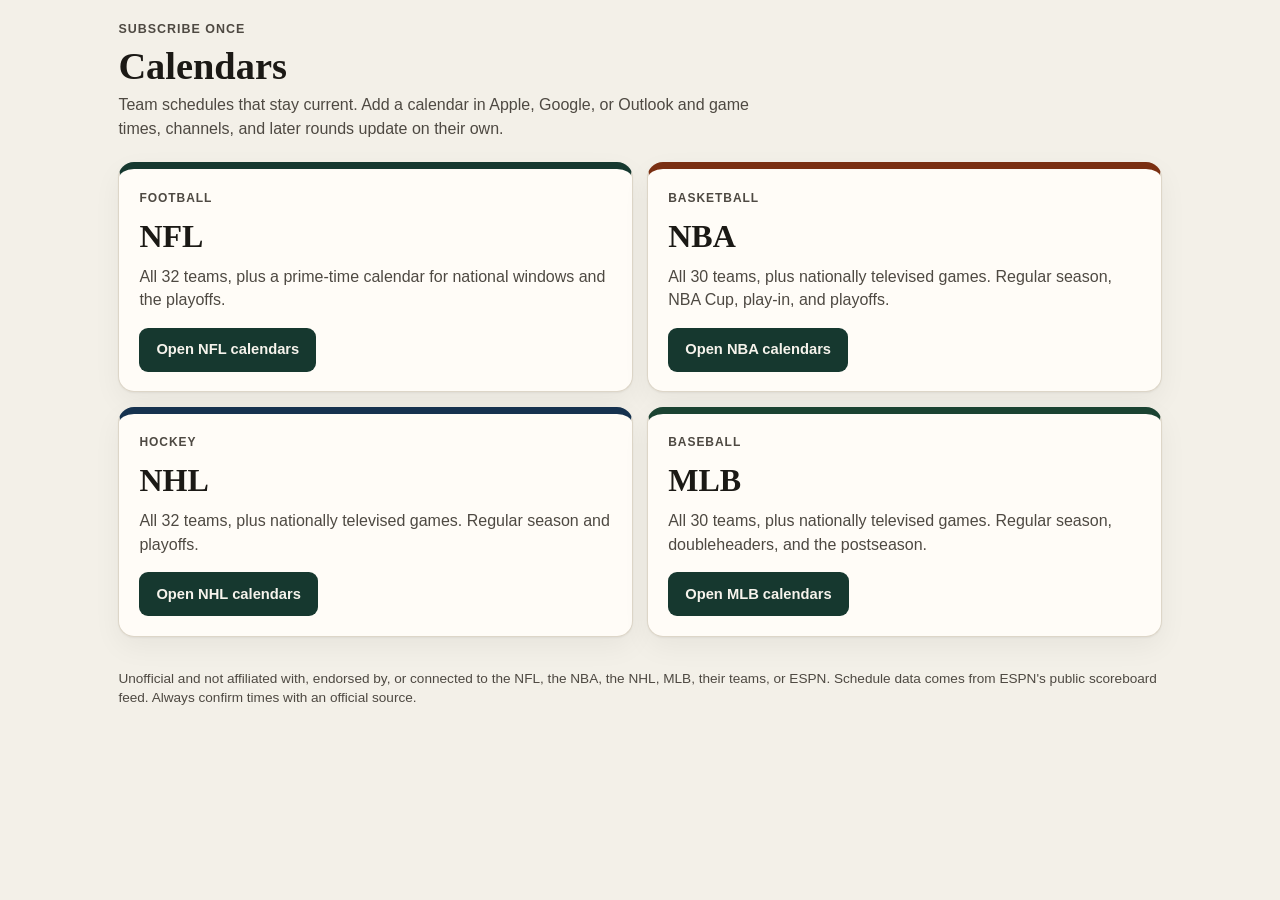
<file: docs/index.html>
<!doctype html>
<html lang="en">
<head>
<meta charset="utf-8">
<meta name="viewport" content="width=device-width, initial-scale=1">
<title>Calendars</title>
<meta name="description" content="Free, auto-updating NFL, NBA, NHL, and MLB team calendars you can subscribe to in Apple, Google, or Outlook Calendar.">
<link rel="stylesheet" href="assets/style.css">
</head>
<body>
<div class="wrap">
<header class="top" style="grid-template-columns: 1fr">
  <div>
    <p class="kicker">Subscribe once</p>
    <h1>Calendars</h1>
    <p class="lead">Team schedules that stay current. Add a calendar in Apple, Google, or Outlook and game times, channels, and later rounds update on their own.</p>
  </div>
</header>
<main>
<div class="sport-grid">
  <a class="sport" style="--team:#16382f" href="football/">
    <p class="eyebrow">Football</p>
    <h2>NFL</h2>
    <p>All 32 teams, plus a prime-time calendar for national windows and the playoffs.</p>
    <span class="btn">Open NFL calendars</span>
  </a>
  <a class="sport" style="--team:#7a2f12" href="basketball/">
    <p class="eyebrow">Basketball</p>
    <h2>NBA</h2>
    <p>All 30 teams, plus nationally televised games. Regular season, NBA Cup, play-in, and playoffs.</p>
    <span class="btn">Open NBA calendars</span>
  </a>
  <a class="sport" style="--team:#16324f" href="hockey/">
    <p class="eyebrow">Hockey</p>
    <h2>NHL</h2>
    <p>All 32 teams, plus nationally televised games. Regular season and playoffs.</p>
    <span class="btn">Open NHL calendars</span>
  </a>
  <a class="sport" style="--team:#1b4332" href="baseball/">
    <p class="eyebrow">Baseball</p>
    <h2>MLB</h2>
    <p>All 30 teams, plus nationally televised games. Regular season, doubleheaders, and the postseason.</p>
    <span class="btn">Open MLB calendars</span>
  </a>
</div>
</main>
<footer>
  <p>Unofficial and not affiliated with, endorsed by, or connected to the NFL, the NBA, the NHL, MLB, their teams, or ESPN. Schedule data comes from ESPN's public scoreboard feed. Always confirm times with an official source.</p>
</footer>
</div>
</body>
</html>
</file>
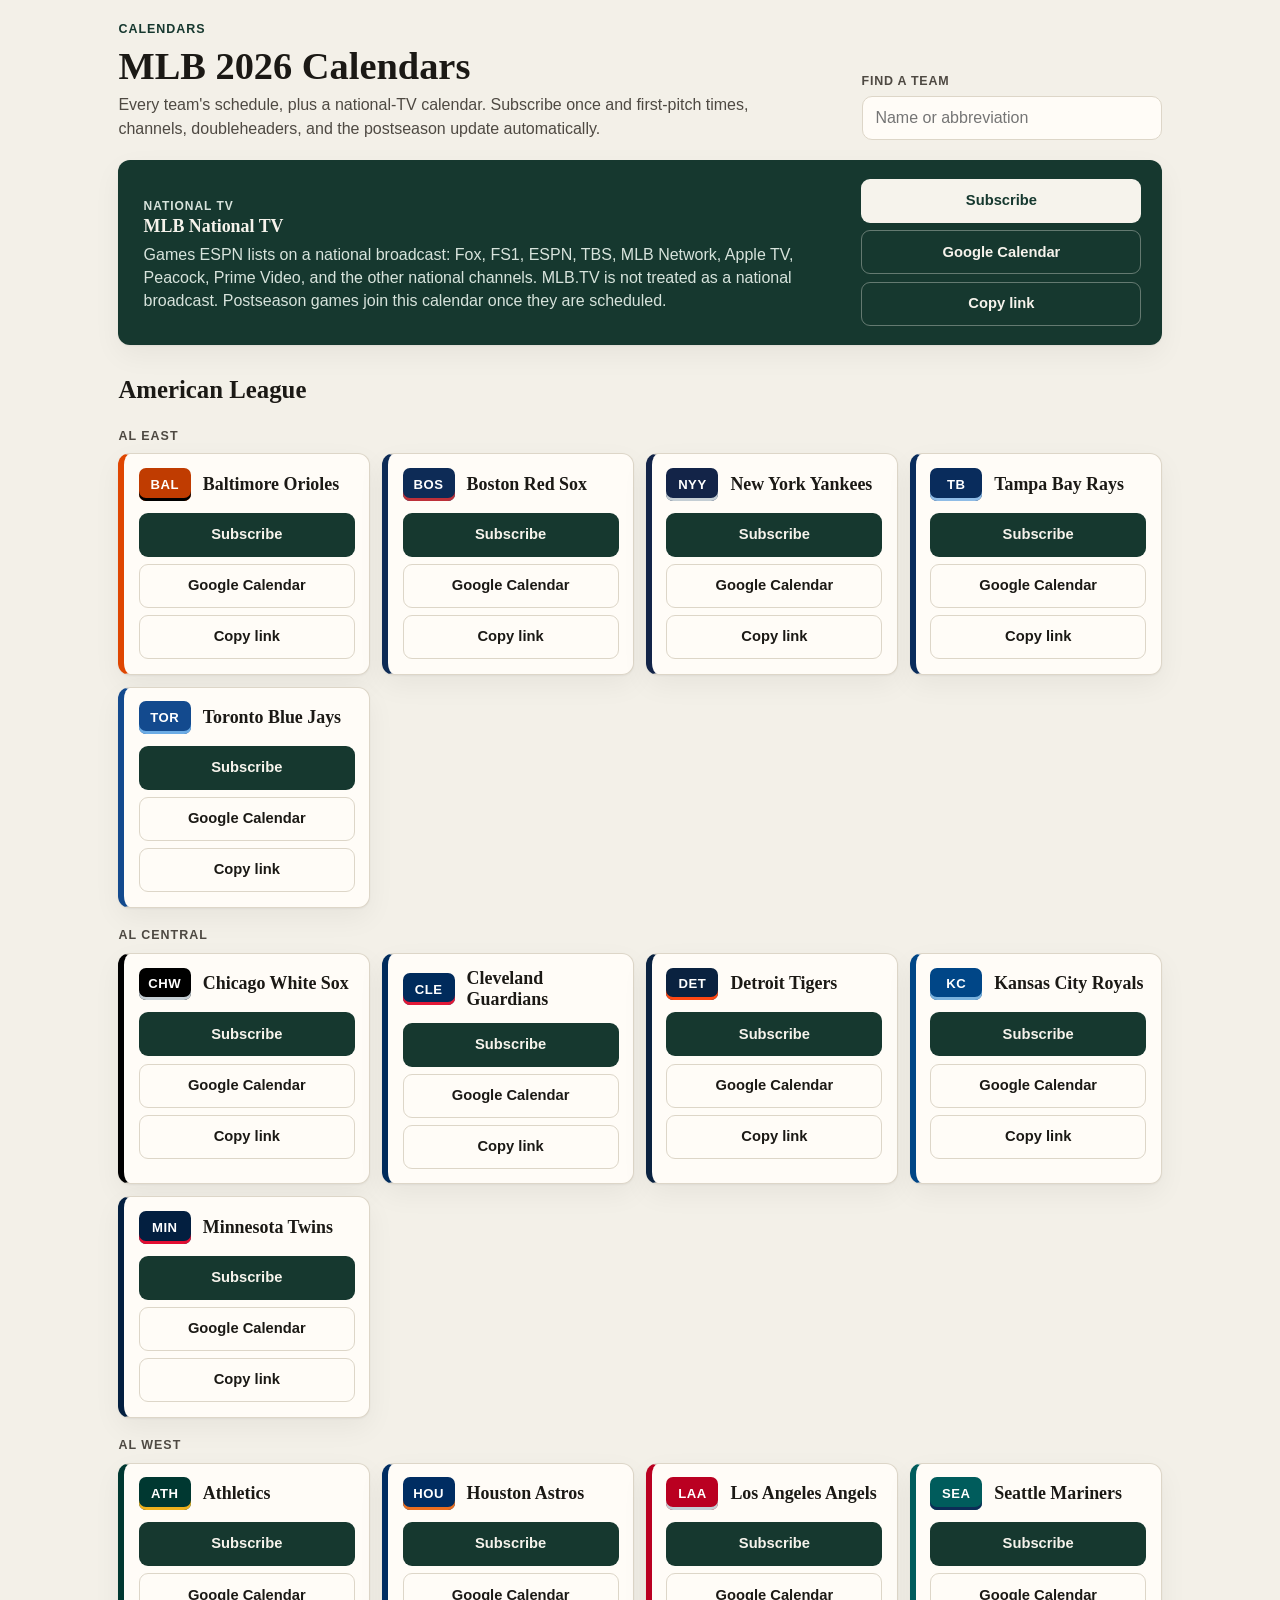
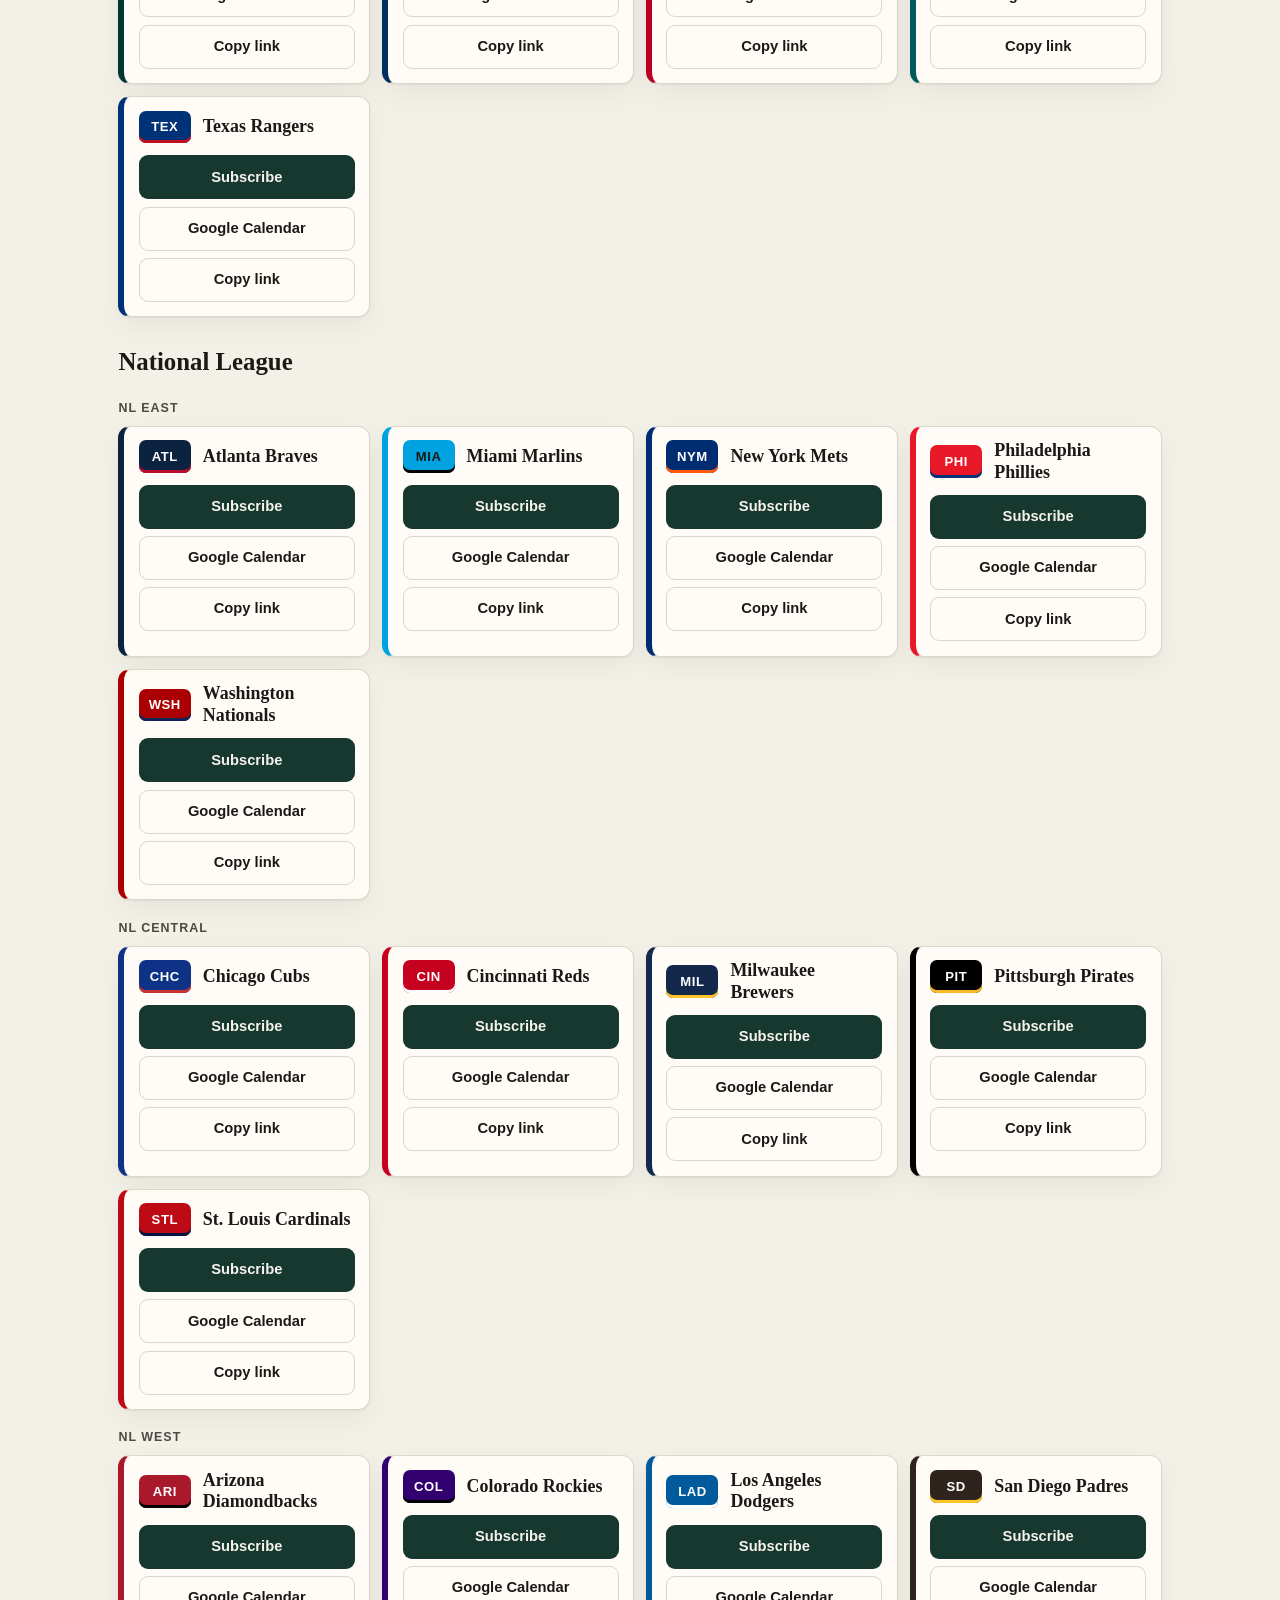
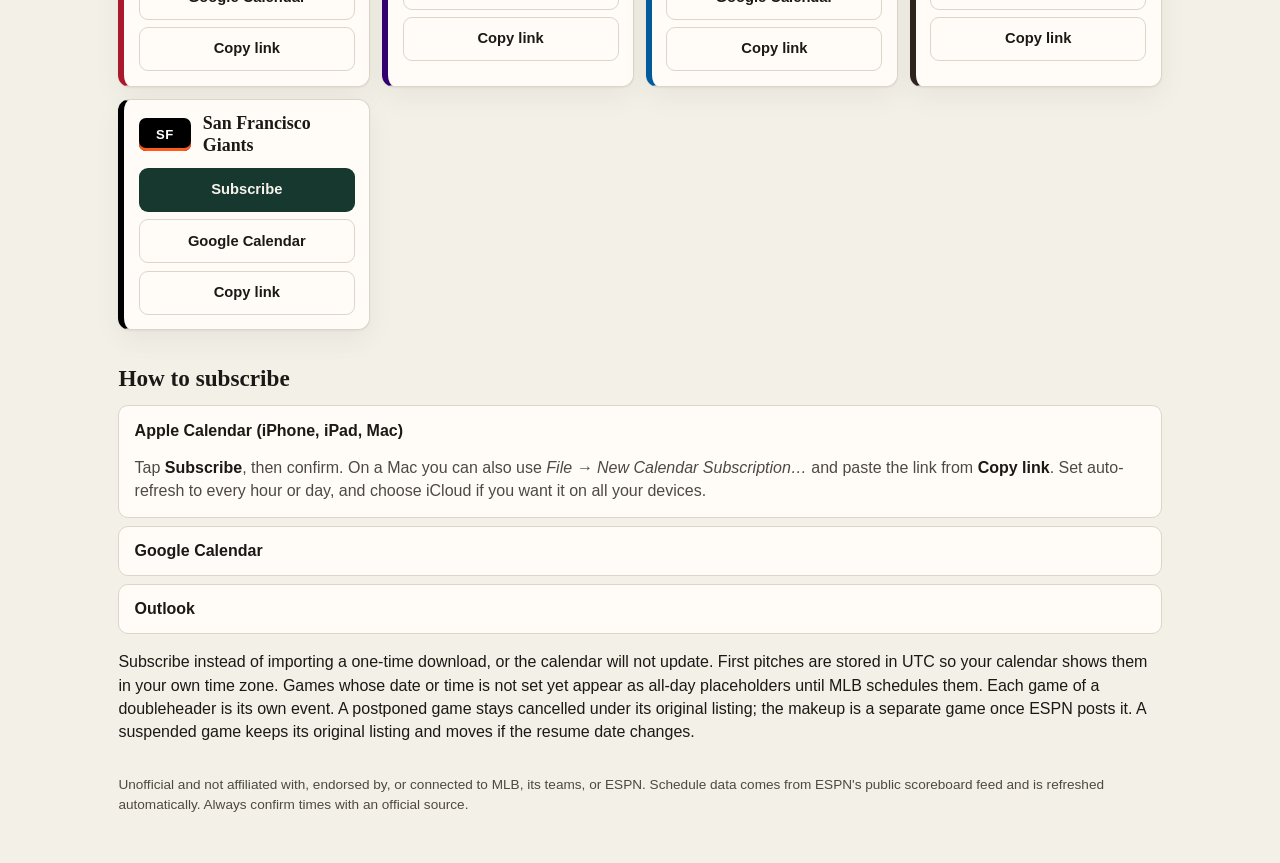
<file: docs/baseball/index.html>
<!doctype html>
<html lang="en">
<head>
<meta charset="utf-8">
<meta name="viewport" content="width=device-width, initial-scale=1">
<title>MLB 2026 Calendars – subscribe to any team</title>
<meta name="description" content="Free, auto-updating MLB 2026 schedule calendars for all 30 teams plus nationally televised games. Works with Apple, Google and Outlook Calendar.">
<link rel="stylesheet" href="../assets/style.css">
</head>
<body>
<a class="skip" href="#calendars">Skip to calendars</a>
<div class="wrap">
<header class="top">
  <div>
    <p class="kicker"><a href="../">Calendars</a></p>
    <h1>MLB 2026 Calendars</h1>
    <p class="lead">Every team's schedule, plus a national-TV calendar. Subscribe once and first-pitch times, channels, doubleheaders, and the postseason update automatically.</p>
  </div>
  <div class="find" role="search">
    <label for="team-search">Find a team</label>
    <input id="team-search" type="search" data-search placeholder="Name or abbreviation" autocomplete="off" enterkeyhint="search">
  </div>
</header>
<main id="calendars">
<article class="card feature"><div class="feature-copy"><p class="eyebrow">National TV</p><h2>MLB National TV</h2><p>Games ESPN lists on a national broadcast: Fox, FS1, ESPN, TBS, MLB Network, Apple TV, Peacock, Prime Video, and the other national channels. MLB.TV is not treated as a national broadcast. Postseason games join this calendar once they are scheduled.</p></div><div class="actions"><a class="btn primary" href="webcal://jaxzn.github.io/calendars/baseball/national.ics">Subscribe</a><a class="btn" href="https://calendar.google.com/calendar/r?cid=webcal%3A%2F%2Fjaxzn.github.io%2Fcalendars%2Fbaseball%2Fnational.ics" target="_blank" rel="noopener">Google Calendar</a><button type="button" class="btn" data-copy="https://jaxzn.github.io/calendars/baseball/national.ics" data-label="Copy link" aria-label="Copy MLB National TV calendar link">Copy link</button></div></article>
<p class="empty" data-empty hidden>No teams match that search.</p>
<section class="conference" data-conference><h2 class="conf">American League</h2><section class="division" data-division><h3>AL East</h3><div class="grid">
<article class="card" data-team="baltimore orioles bal" style="--team:#df4601;--alt:#000000;--swatch:#c03c01;--on:#ffffff"><div class="card-main"><p class="abbr" aria-hidden="true">BAL</p><h3>Baltimore Orioles</h3></div><div class="actions"><a class="btn primary" href="webcal://jaxzn.github.io/calendars/baseball/bal.ics">Subscribe</a><a class="btn" href="https://calendar.google.com/calendar/r?cid=webcal%3A%2F%2Fjaxzn.github.io%2Fcalendars%2Fbaseball%2Fbal.ics" target="_blank" rel="noopener">Google Calendar</a><button type="button" class="btn" data-copy="https://jaxzn.github.io/calendars/baseball/bal.ics" data-label="Copy link" aria-label="Copy Baltimore Orioles calendar link">Copy link</button></div></article>
<article class="card" data-team="boston red sox bos" style="--team:#0d2b56;--alt:#bd3039;--swatch:#0d2b56;--on:#ffffff"><div class="card-main"><p class="abbr" aria-hidden="true">BOS</p><h3>Boston Red Sox</h3></div><div class="actions"><a class="btn primary" href="webcal://jaxzn.github.io/calendars/baseball/bos.ics">Subscribe</a><a class="btn" href="https://calendar.google.com/calendar/r?cid=webcal%3A%2F%2Fjaxzn.github.io%2Fcalendars%2Fbaseball%2Fbos.ics" target="_blank" rel="noopener">Google Calendar</a><button type="button" class="btn" data-copy="https://jaxzn.github.io/calendars/baseball/bos.ics" data-label="Copy link" aria-label="Copy Boston Red Sox calendar link">Copy link</button></div></article>
<article class="card" data-team="new york yankees nyy" style="--team:#132448;--alt:#c4ced4;--swatch:#132448;--on:#ffffff"><div class="card-main"><p class="abbr" aria-hidden="true">NYY</p><h3>New York Yankees</h3></div><div class="actions"><a class="btn primary" href="webcal://jaxzn.github.io/calendars/baseball/nyy.ics">Subscribe</a><a class="btn" href="https://calendar.google.com/calendar/r?cid=webcal%3A%2F%2Fjaxzn.github.io%2Fcalendars%2Fbaseball%2Fnyy.ics" target="_blank" rel="noopener">Google Calendar</a><button type="button" class="btn" data-copy="https://jaxzn.github.io/calendars/baseball/nyy.ics" data-label="Copy link" aria-label="Copy New York Yankees calendar link">Copy link</button></div></article>
<article class="card" data-team="tampa bay rays tb" style="--team:#092c5c;--alt:#8fbce6;--swatch:#092c5c;--on:#ffffff"><div class="card-main"><p class="abbr" aria-hidden="true">TB</p><h3>Tampa Bay Rays</h3></div><div class="actions"><a class="btn primary" href="webcal://jaxzn.github.io/calendars/baseball/tb.ics">Subscribe</a><a class="btn" href="https://calendar.google.com/calendar/r?cid=webcal%3A%2F%2Fjaxzn.github.io%2Fcalendars%2Fbaseball%2Ftb.ics" target="_blank" rel="noopener">Google Calendar</a><button type="button" class="btn" data-copy="https://jaxzn.github.io/calendars/baseball/tb.ics" data-label="Copy link" aria-label="Copy Tampa Bay Rays calendar link">Copy link</button></div></article>
<article class="card" data-team="toronto blue jays tor" style="--team:#134a8e;--alt:#6cace5;--swatch:#134a8e;--on:#ffffff"><div class="card-main"><p class="abbr" aria-hidden="true">TOR</p><h3>Toronto Blue Jays</h3></div><div class="actions"><a class="btn primary" href="webcal://jaxzn.github.io/calendars/baseball/tor.ics">Subscribe</a><a class="btn" href="https://calendar.google.com/calendar/r?cid=webcal%3A%2F%2Fjaxzn.github.io%2Fcalendars%2Fbaseball%2Ftor.ics" target="_blank" rel="noopener">Google Calendar</a><button type="button" class="btn" data-copy="https://jaxzn.github.io/calendars/baseball/tor.ics" data-label="Copy link" aria-label="Copy Toronto Blue Jays calendar link">Copy link</button></div></article>
</div></section><section class="division" data-division><h3>AL Central</h3><div class="grid">
<article class="card" data-team="chicago white sox chw" style="--team:#000000;--alt:#c4ced4;--swatch:#000000;--on:#ffffff"><div class="card-main"><p class="abbr" aria-hidden="true">CHW</p><h3>Chicago White Sox</h3></div><div class="actions"><a class="btn primary" href="webcal://jaxzn.github.io/calendars/baseball/chw.ics">Subscribe</a><a class="btn" href="https://calendar.google.com/calendar/r?cid=webcal%3A%2F%2Fjaxzn.github.io%2Fcalendars%2Fbaseball%2Fchw.ics" target="_blank" rel="noopener">Google Calendar</a><button type="button" class="btn" data-copy="https://jaxzn.github.io/calendars/baseball/chw.ics" data-label="Copy link" aria-label="Copy Chicago White Sox calendar link">Copy link</button></div></article>
<article class="card" data-team="cleveland guardians cle" style="--team:#002b5c;--alt:#e31937;--swatch:#002b5c;--on:#ffffff"><div class="card-main"><p class="abbr" aria-hidden="true">CLE</p><h3>Cleveland Guardians</h3></div><div class="actions"><a class="btn primary" href="webcal://jaxzn.github.io/calendars/baseball/cle.ics">Subscribe</a><a class="btn" href="https://calendar.google.com/calendar/r?cid=webcal%3A%2F%2Fjaxzn.github.io%2Fcalendars%2Fbaseball%2Fcle.ics" target="_blank" rel="noopener">Google Calendar</a><button type="button" class="btn" data-copy="https://jaxzn.github.io/calendars/baseball/cle.ics" data-label="Copy link" aria-label="Copy Cleveland Guardians calendar link">Copy link</button></div></article>
<article class="card" data-team="detroit tigers det" style="--team:#0a2240;--alt:#ff4713;--swatch:#0a2240;--on:#ffffff"><div class="card-main"><p class="abbr" aria-hidden="true">DET</p><h3>Detroit Tigers</h3></div><div class="actions"><a class="btn primary" href="webcal://jaxzn.github.io/calendars/baseball/det.ics">Subscribe</a><a class="btn" href="https://calendar.google.com/calendar/r?cid=webcal%3A%2F%2Fjaxzn.github.io%2Fcalendars%2Fbaseball%2Fdet.ics" target="_blank" rel="noopener">Google Calendar</a><button type="button" class="btn" data-copy="https://jaxzn.github.io/calendars/baseball/det.ics" data-label="Copy link" aria-label="Copy Detroit Tigers calendar link">Copy link</button></div></article>
<article class="card" data-team="kansas city royals kc" style="--team:#004687;--alt:#7ab2dd;--swatch:#004687;--on:#ffffff"><div class="card-main"><p class="abbr" aria-hidden="true">KC</p><h3>Kansas City Royals</h3></div><div class="actions"><a class="btn primary" href="webcal://jaxzn.github.io/calendars/baseball/kc.ics">Subscribe</a><a class="btn" href="https://calendar.google.com/calendar/r?cid=webcal%3A%2F%2Fjaxzn.github.io%2Fcalendars%2Fbaseball%2Fkc.ics" target="_blank" rel="noopener">Google Calendar</a><button type="button" class="btn" data-copy="https://jaxzn.github.io/calendars/baseball/kc.ics" data-label="Copy link" aria-label="Copy Kansas City Royals calendar link">Copy link</button></div></article>
<article class="card" data-team="minnesota twins min" style="--team:#031f40;--alt:#e20e32;--swatch:#031f40;--on:#ffffff"><div class="card-main"><p class="abbr" aria-hidden="true">MIN</p><h3>Minnesota Twins</h3></div><div class="actions"><a class="btn primary" href="webcal://jaxzn.github.io/calendars/baseball/min.ics">Subscribe</a><a class="btn" href="https://calendar.google.com/calendar/r?cid=webcal%3A%2F%2Fjaxzn.github.io%2Fcalendars%2Fbaseball%2Fmin.ics" target="_blank" rel="noopener">Google Calendar</a><button type="button" class="btn" data-copy="https://jaxzn.github.io/calendars/baseball/min.ics" data-label="Copy link" aria-label="Copy Minnesota Twins calendar link">Copy link</button></div></article>
</div></section><section class="division" data-division><h3>AL West</h3><div class="grid">
<article class="card" data-team="athletics ath" style="--team:#003831;--alt:#efb21e;--swatch:#003831;--on:#ffffff"><div class="card-main"><p class="abbr" aria-hidden="true">ATH</p><h3>Athletics</h3></div><div class="actions"><a class="btn primary" href="webcal://jaxzn.github.io/calendars/baseball/ath.ics">Subscribe</a><a class="btn" href="https://calendar.google.com/calendar/r?cid=webcal%3A%2F%2Fjaxzn.github.io%2Fcalendars%2Fbaseball%2Fath.ics" target="_blank" rel="noopener">Google Calendar</a><button type="button" class="btn" data-copy="https://jaxzn.github.io/calendars/baseball/ath.ics" data-label="Copy link" aria-label="Copy Athletics calendar link">Copy link</button></div></article>
<article class="card" data-team="houston astros hou" style="--team:#002d62;--alt:#eb6e1f;--swatch:#002d62;--on:#ffffff"><div class="card-main"><p class="abbr" aria-hidden="true">HOU</p><h3>Houston Astros</h3></div><div class="actions"><a class="btn primary" href="webcal://jaxzn.github.io/calendars/baseball/hou.ics">Subscribe</a><a class="btn" href="https://calendar.google.com/calendar/r?cid=webcal%3A%2F%2Fjaxzn.github.io%2Fcalendars%2Fbaseball%2Fhou.ics" target="_blank" rel="noopener">Google Calendar</a><button type="button" class="btn" data-copy="https://jaxzn.github.io/calendars/baseball/hou.ics" data-label="Copy link" aria-label="Copy Houston Astros calendar link">Copy link</button></div></article>
<article class="card" data-team="los angeles angels laa" style="--team:#ba0021;--alt:#c4ced4;--swatch:#ba0021;--on:#ffffff"><div class="card-main"><p class="abbr" aria-hidden="true">LAA</p><h3>Los Angeles Angels</h3></div><div class="actions"><a class="btn primary" href="webcal://jaxzn.github.io/calendars/baseball/laa.ics">Subscribe</a><a class="btn" href="https://calendar.google.com/calendar/r?cid=webcal%3A%2F%2Fjaxzn.github.io%2Fcalendars%2Fbaseball%2Flaa.ics" target="_blank" rel="noopener">Google Calendar</a><button type="button" class="btn" data-copy="https://jaxzn.github.io/calendars/baseball/laa.ics" data-label="Copy link" aria-label="Copy Los Angeles Angels calendar link">Copy link</button></div></article>
<article class="card" data-team="seattle mariners sea" style="--team:#005c5c;--alt:#0c2c56;--swatch:#005c5c;--on:#ffffff"><div class="card-main"><p class="abbr" aria-hidden="true">SEA</p><h3>Seattle Mariners</h3></div><div class="actions"><a class="btn primary" href="webcal://jaxzn.github.io/calendars/baseball/sea.ics">Subscribe</a><a class="btn" href="https://calendar.google.com/calendar/r?cid=webcal%3A%2F%2Fjaxzn.github.io%2Fcalendars%2Fbaseball%2Fsea.ics" target="_blank" rel="noopener">Google Calendar</a><button type="button" class="btn" data-copy="https://jaxzn.github.io/calendars/baseball/sea.ics" data-label="Copy link" aria-label="Copy Seattle Mariners calendar link">Copy link</button></div></article>
<article class="card" data-team="texas rangers tex" style="--team:#003278;--alt:#c0111f;--swatch:#003278;--on:#ffffff"><div class="card-main"><p class="abbr" aria-hidden="true">TEX</p><h3>Texas Rangers</h3></div><div class="actions"><a class="btn primary" href="webcal://jaxzn.github.io/calendars/baseball/tex.ics">Subscribe</a><a class="btn" href="https://calendar.google.com/calendar/r?cid=webcal%3A%2F%2Fjaxzn.github.io%2Fcalendars%2Fbaseball%2Ftex.ics" target="_blank" rel="noopener">Google Calendar</a><button type="button" class="btn" data-copy="https://jaxzn.github.io/calendars/baseball/tex.ics" data-label="Copy link" aria-label="Copy Texas Rangers calendar link">Copy link</button></div></article>
</div></section></section><section class="conference" data-conference><h2 class="conf">National League</h2><section class="division" data-division><h3>NL East</h3><div class="grid">
<article class="card" data-team="atlanta braves atl" style="--team:#0c2340;--alt:#ba0c2f;--swatch:#0c2340;--on:#ffffff"><div class="card-main"><p class="abbr" aria-hidden="true">ATL</p><h3>Atlanta Braves</h3></div><div class="actions"><a class="btn primary" href="webcal://jaxzn.github.io/calendars/baseball/atl.ics">Subscribe</a><a class="btn" href="https://calendar.google.com/calendar/r?cid=webcal%3A%2F%2Fjaxzn.github.io%2Fcalendars%2Fbaseball%2Fatl.ics" target="_blank" rel="noopener">Google Calendar</a><button type="button" class="btn" data-copy="https://jaxzn.github.io/calendars/baseball/atl.ics" data-label="Copy link" aria-label="Copy Atlanta Braves calendar link">Copy link</button></div></article>
<article class="card" data-team="miami marlins mia" style="--team:#00a3e0;--alt:#000000;--swatch:#00a3e0;--on:#1c1915"><div class="card-main"><p class="abbr" aria-hidden="true">MIA</p><h3>Miami Marlins</h3></div><div class="actions"><a class="btn primary" href="webcal://jaxzn.github.io/calendars/baseball/mia.ics">Subscribe</a><a class="btn" href="https://calendar.google.com/calendar/r?cid=webcal%3A%2F%2Fjaxzn.github.io%2Fcalendars%2Fbaseball%2Fmia.ics" target="_blank" rel="noopener">Google Calendar</a><button type="button" class="btn" data-copy="https://jaxzn.github.io/calendars/baseball/mia.ics" data-label="Copy link" aria-label="Copy Miami Marlins calendar link">Copy link</button></div></article>
<article class="card" data-team="new york mets nym" style="--team:#002d72;--alt:#ff5910;--swatch:#002d72;--on:#ffffff"><div class="card-main"><p class="abbr" aria-hidden="true">NYM</p><h3>New York Mets</h3></div><div class="actions"><a class="btn primary" href="webcal://jaxzn.github.io/calendars/baseball/nym.ics">Subscribe</a><a class="btn" href="https://calendar.google.com/calendar/r?cid=webcal%3A%2F%2Fjaxzn.github.io%2Fcalendars%2Fbaseball%2Fnym.ics" target="_blank" rel="noopener">Google Calendar</a><button type="button" class="btn" data-copy="https://jaxzn.github.io/calendars/baseball/nym.ics" data-label="Copy link" aria-label="Copy New York Mets calendar link">Copy link</button></div></article>
<article class="card" data-team="philadelphia phillies phi" style="--team:#e81828;--alt:#003278;--swatch:#e81828;--on:#ffffff"><div class="card-main"><p class="abbr" aria-hidden="true">PHI</p><h3>Philadelphia Phillies</h3></div><div class="actions"><a class="btn primary" href="webcal://jaxzn.github.io/calendars/baseball/phi.ics">Subscribe</a><a class="btn" href="https://calendar.google.com/calendar/r?cid=webcal%3A%2F%2Fjaxzn.github.io%2Fcalendars%2Fbaseball%2Fphi.ics" target="_blank" rel="noopener">Google Calendar</a><button type="button" class="btn" data-copy="https://jaxzn.github.io/calendars/baseball/phi.ics" data-label="Copy link" aria-label="Copy Philadelphia Phillies calendar link">Copy link</button></div></article>
<article class="card" data-team="washington nationals wsh" style="--team:#ab0003;--alt:#11225b;--swatch:#ab0003;--on:#ffffff"><div class="card-main"><p class="abbr" aria-hidden="true">WSH</p><h3>Washington Nationals</h3></div><div class="actions"><a class="btn primary" href="webcal://jaxzn.github.io/calendars/baseball/wsh.ics">Subscribe</a><a class="btn" href="https://calendar.google.com/calendar/r?cid=webcal%3A%2F%2Fjaxzn.github.io%2Fcalendars%2Fbaseball%2Fwsh.ics" target="_blank" rel="noopener">Google Calendar</a><button type="button" class="btn" data-copy="https://jaxzn.github.io/calendars/baseball/wsh.ics" data-label="Copy link" aria-label="Copy Washington Nationals calendar link">Copy link</button></div></article>
</div></section><section class="division" data-division><h3>NL Central</h3><div class="grid">
<article class="card" data-team="chicago cubs chc" style="--team:#0e3386;--alt:#cc3433;--swatch:#0e3386;--on:#ffffff"><div class="card-main"><p class="abbr" aria-hidden="true">CHC</p><h3>Chicago Cubs</h3></div><div class="actions"><a class="btn primary" href="webcal://jaxzn.github.io/calendars/baseball/chc.ics">Subscribe</a><a class="btn" href="https://calendar.google.com/calendar/r?cid=webcal%3A%2F%2Fjaxzn.github.io%2Fcalendars%2Fbaseball%2Fchc.ics" target="_blank" rel="noopener">Google Calendar</a><button type="button" class="btn" data-copy="https://jaxzn.github.io/calendars/baseball/chc.ics" data-label="Copy link" aria-label="Copy Chicago Cubs calendar link">Copy link</button></div></article>
<article class="card" data-team="cincinnati reds cin" style="--team:#c6011f;--alt:#ffffff;--swatch:#c6011f;--on:#ffffff"><div class="card-main"><p class="abbr" aria-hidden="true">CIN</p><h3>Cincinnati Reds</h3></div><div class="actions"><a class="btn primary" href="webcal://jaxzn.github.io/calendars/baseball/cin.ics">Subscribe</a><a class="btn" href="https://calendar.google.com/calendar/r?cid=webcal%3A%2F%2Fjaxzn.github.io%2Fcalendars%2Fbaseball%2Fcin.ics" target="_blank" rel="noopener">Google Calendar</a><button type="button" class="btn" data-copy="https://jaxzn.github.io/calendars/baseball/cin.ics" data-label="Copy link" aria-label="Copy Cincinnati Reds calendar link">Copy link</button></div></article>
<article class="card" data-team="milwaukee brewers mil" style="--team:#13294b;--alt:#ffc72c;--swatch:#13294b;--on:#ffffff"><div class="card-main"><p class="abbr" aria-hidden="true">MIL</p><h3>Milwaukee Brewers</h3></div><div class="actions"><a class="btn primary" href="webcal://jaxzn.github.io/calendars/baseball/mil.ics">Subscribe</a><a class="btn" href="https://calendar.google.com/calendar/r?cid=webcal%3A%2F%2Fjaxzn.github.io%2Fcalendars%2Fbaseball%2Fmil.ics" target="_blank" rel="noopener">Google Calendar</a><button type="button" class="btn" data-copy="https://jaxzn.github.io/calendars/baseball/mil.ics" data-label="Copy link" aria-label="Copy Milwaukee Brewers calendar link">Copy link</button></div></article>
<article class="card" data-team="pittsburgh pirates pit" style="--team:#000000;--alt:#fdb827;--swatch:#000000;--on:#ffffff"><div class="card-main"><p class="abbr" aria-hidden="true">PIT</p><h3>Pittsburgh Pirates</h3></div><div class="actions"><a class="btn primary" href="webcal://jaxzn.github.io/calendars/baseball/pit.ics">Subscribe</a><a class="btn" href="https://calendar.google.com/calendar/r?cid=webcal%3A%2F%2Fjaxzn.github.io%2Fcalendars%2Fbaseball%2Fpit.ics" target="_blank" rel="noopener">Google Calendar</a><button type="button" class="btn" data-copy="https://jaxzn.github.io/calendars/baseball/pit.ics" data-label="Copy link" aria-label="Copy Pittsburgh Pirates calendar link">Copy link</button></div></article>
<article class="card" data-team="st. louis cardinals stl" style="--team:#be0a14;--alt:#001541;--swatch:#be0a14;--on:#ffffff"><div class="card-main"><p class="abbr" aria-hidden="true">STL</p><h3>St. Louis Cardinals</h3></div><div class="actions"><a class="btn primary" href="webcal://jaxzn.github.io/calendars/baseball/stl.ics">Subscribe</a><a class="btn" href="https://calendar.google.com/calendar/r?cid=webcal%3A%2F%2Fjaxzn.github.io%2Fcalendars%2Fbaseball%2Fstl.ics" target="_blank" rel="noopener">Google Calendar</a><button type="button" class="btn" data-copy="https://jaxzn.github.io/calendars/baseball/stl.ics" data-label="Copy link" aria-label="Copy St. Louis Cardinals calendar link">Copy link</button></div></article>
</div></section><section class="division" data-division><h3>NL West</h3><div class="grid">
<article class="card" data-team="arizona diamondbacks ari" style="--team:#aa182c;--alt:#000000;--swatch:#aa182c;--on:#ffffff"><div class="card-main"><p class="abbr" aria-hidden="true">ARI</p><h3>Arizona Diamondbacks</h3></div><div class="actions"><a class="btn primary" href="webcal://jaxzn.github.io/calendars/baseball/ari.ics">Subscribe</a><a class="btn" href="https://calendar.google.com/calendar/r?cid=webcal%3A%2F%2Fjaxzn.github.io%2Fcalendars%2Fbaseball%2Fari.ics" target="_blank" rel="noopener">Google Calendar</a><button type="button" class="btn" data-copy="https://jaxzn.github.io/calendars/baseball/ari.ics" data-label="Copy link" aria-label="Copy Arizona Diamondbacks calendar link">Copy link</button></div></article>
<article class="card" data-team="colorado rockies col" style="--team:#33006f;--alt:#000000;--swatch:#33006f;--on:#ffffff"><div class="card-main"><p class="abbr" aria-hidden="true">COL</p><h3>Colorado Rockies</h3></div><div class="actions"><a class="btn primary" href="webcal://jaxzn.github.io/calendars/baseball/col.ics">Subscribe</a><a class="btn" href="https://calendar.google.com/calendar/r?cid=webcal%3A%2F%2Fjaxzn.github.io%2Fcalendars%2Fbaseball%2Fcol.ics" target="_blank" rel="noopener">Google Calendar</a><button type="button" class="btn" data-copy="https://jaxzn.github.io/calendars/baseball/col.ics" data-label="Copy link" aria-label="Copy Colorado Rockies calendar link">Copy link</button></div></article>
<article class="card" data-team="los angeles dodgers lad" style="--team:#005a9c;--alt:#ffffff;--swatch:#005a9c;--on:#ffffff"><div class="card-main"><p class="abbr" aria-hidden="true">LAD</p><h3>Los Angeles Dodgers</h3></div><div class="actions"><a class="btn primary" href="webcal://jaxzn.github.io/calendars/baseball/lad.ics">Subscribe</a><a class="btn" href="https://calendar.google.com/calendar/r?cid=webcal%3A%2F%2Fjaxzn.github.io%2Fcalendars%2Fbaseball%2Flad.ics" target="_blank" rel="noopener">Google Calendar</a><button type="button" class="btn" data-copy="https://jaxzn.github.io/calendars/baseball/lad.ics" data-label="Copy link" aria-label="Copy Los Angeles Dodgers calendar link">Copy link</button></div></article>
<article class="card" data-team="san diego padres sd" style="--team:#2f241d;--alt:#ffc425;--swatch:#2f241d;--on:#ffffff"><div class="card-main"><p class="abbr" aria-hidden="true">SD</p><h3>San Diego Padres</h3></div><div class="actions"><a class="btn primary" href="webcal://jaxzn.github.io/calendars/baseball/sd.ics">Subscribe</a><a class="btn" href="https://calendar.google.com/calendar/r?cid=webcal%3A%2F%2Fjaxzn.github.io%2Fcalendars%2Fbaseball%2Fsd.ics" target="_blank" rel="noopener">Google Calendar</a><button type="button" class="btn" data-copy="https://jaxzn.github.io/calendars/baseball/sd.ics" data-label="Copy link" aria-label="Copy San Diego Padres calendar link">Copy link</button></div></article>
<article class="card" data-team="san francisco giants sf" style="--team:#000000;--alt:#fd5a1e;--swatch:#000000;--on:#ffffff"><div class="card-main"><p class="abbr" aria-hidden="true">SF</p><h3>San Francisco Giants</h3></div><div class="actions"><a class="btn primary" href="webcal://jaxzn.github.io/calendars/baseball/sf.ics">Subscribe</a><a class="btn" href="https://calendar.google.com/calendar/r?cid=webcal%3A%2F%2Fjaxzn.github.io%2Fcalendars%2Fbaseball%2Fsf.ics" target="_blank" rel="noopener">Google Calendar</a><button type="button" class="btn" data-copy="https://jaxzn.github.io/calendars/baseball/sf.ics" data-label="Copy link" aria-label="Copy San Francisco Giants calendar link">Copy link</button></div></article>
</div></section></section>
</main>
<section class="howto">
<h2>How to subscribe</h2>
<details open><summary>Apple Calendar (iPhone, iPad, Mac)</summary>
<p>Tap <b>Subscribe</b>, then confirm. On a Mac you can also use <i>File → New Calendar Subscription…</i> and paste the link from <b>Copy link</b>. Set auto-refresh to every hour or day, and choose iCloud if you want it on all your devices.</p></details>
<details><summary>Google Calendar</summary>
<p>Click <b>Google Calendar</b> (on a computer), or in Google Calendar on the web go to <i>Other calendars → + → From URL</i> and paste the link from <b>Copy link</b>. It then shows up on your phone too. Google refreshes subscribed calendars on its own schedule, often every 8–24 hours.</p></details>
<details><summary>Outlook</summary>
<p>Outlook.com / Microsoft 365: <i>Calendar → Add calendar → Subscribe from web</i>, paste the link from <b>Copy link</b>. Classic Outlook for Windows: <i>Add Calendar → From Internet</i>.</p></details>
<p>Subscribe instead of importing a one-time download, or the calendar will not update. First pitches are stored in UTC so your calendar shows them in your own time zone. Games whose date or time is not set yet appear as all-day placeholders until MLB schedules them. Each game of a doubleheader is its own event. A postponed game stays cancelled under its original listing; the makeup is a separate game once ESPN posts it. A suspended game keeps its original listing and moves if the resume date changes.</p>
</section>
<footer>
<p>Unofficial and not affiliated with, endorsed by, or connected to MLB, its teams, or ESPN. Schedule data comes from ESPN's public scoreboard feed and is refreshed automatically. Always confirm times with an official source.</p>
</footer>
</div>
<script src="../assets/subscribe.js" defer></script>
</body>
</html>
</file>
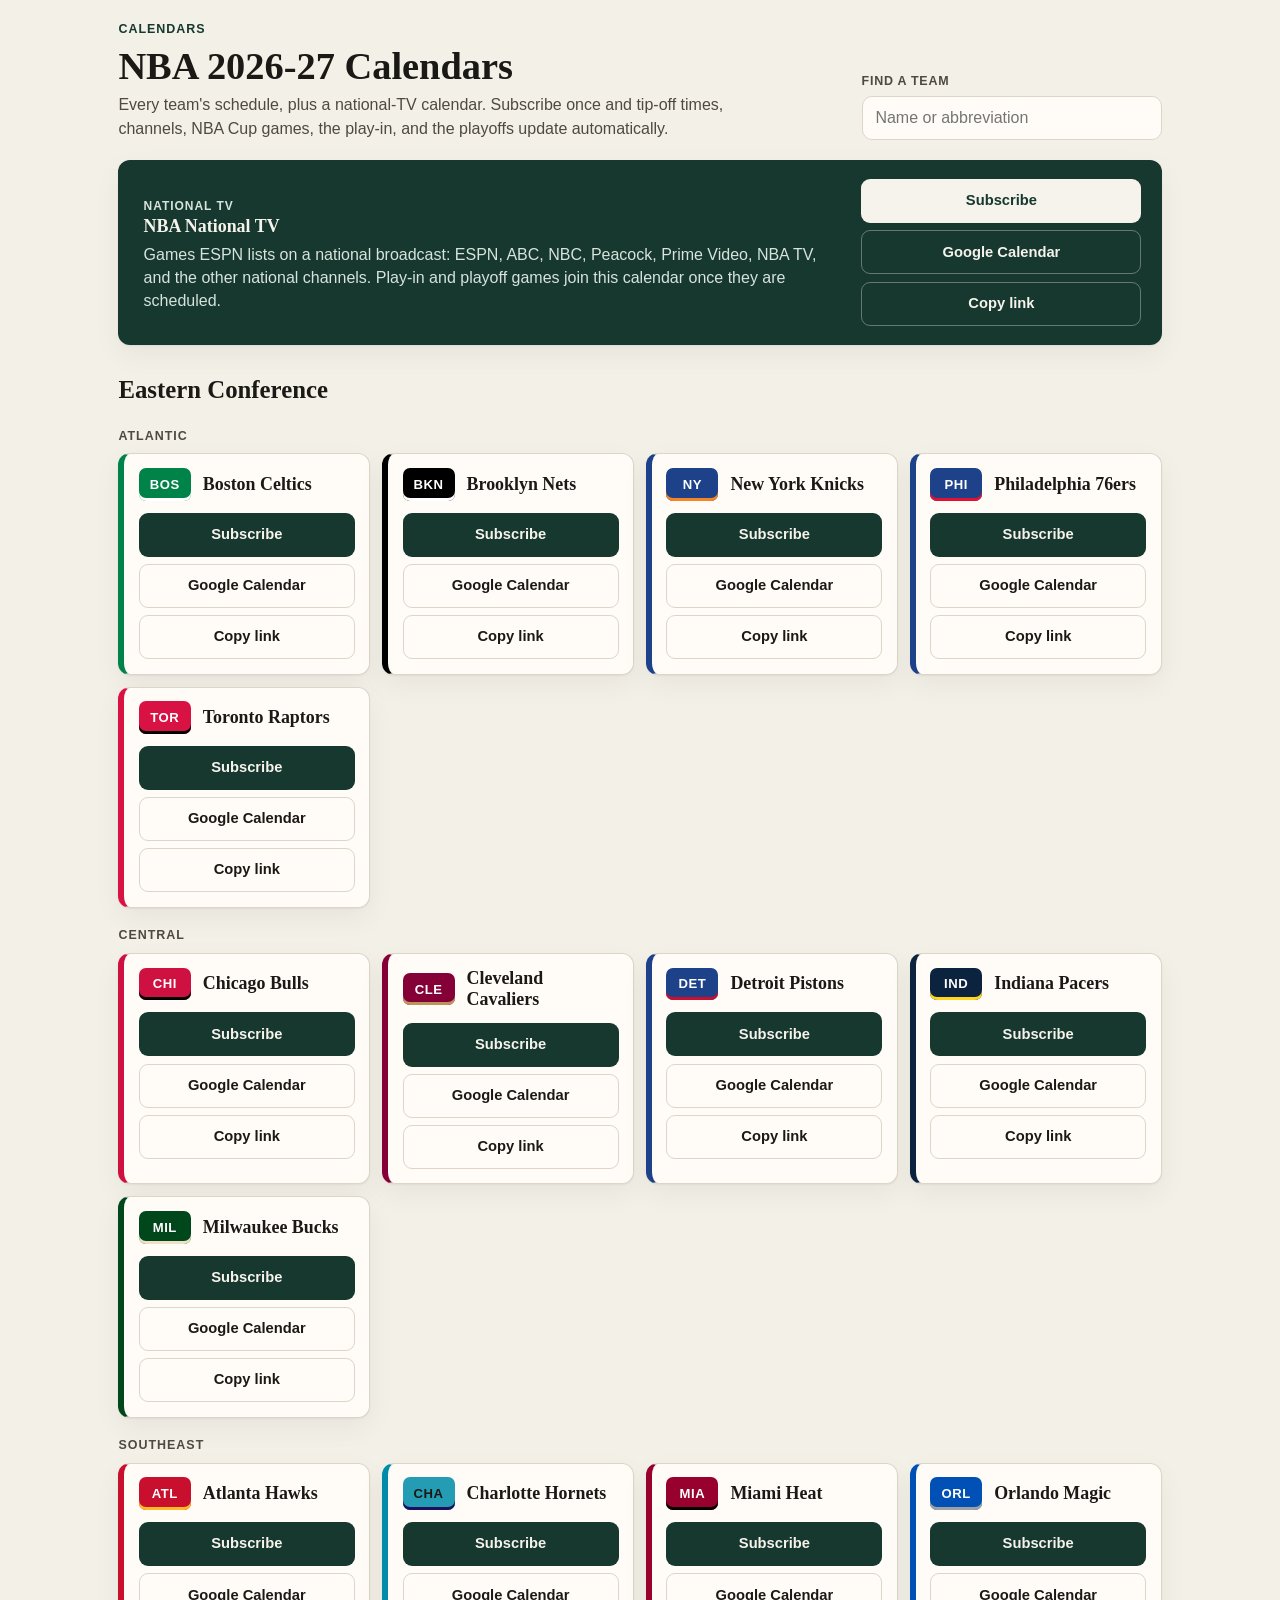
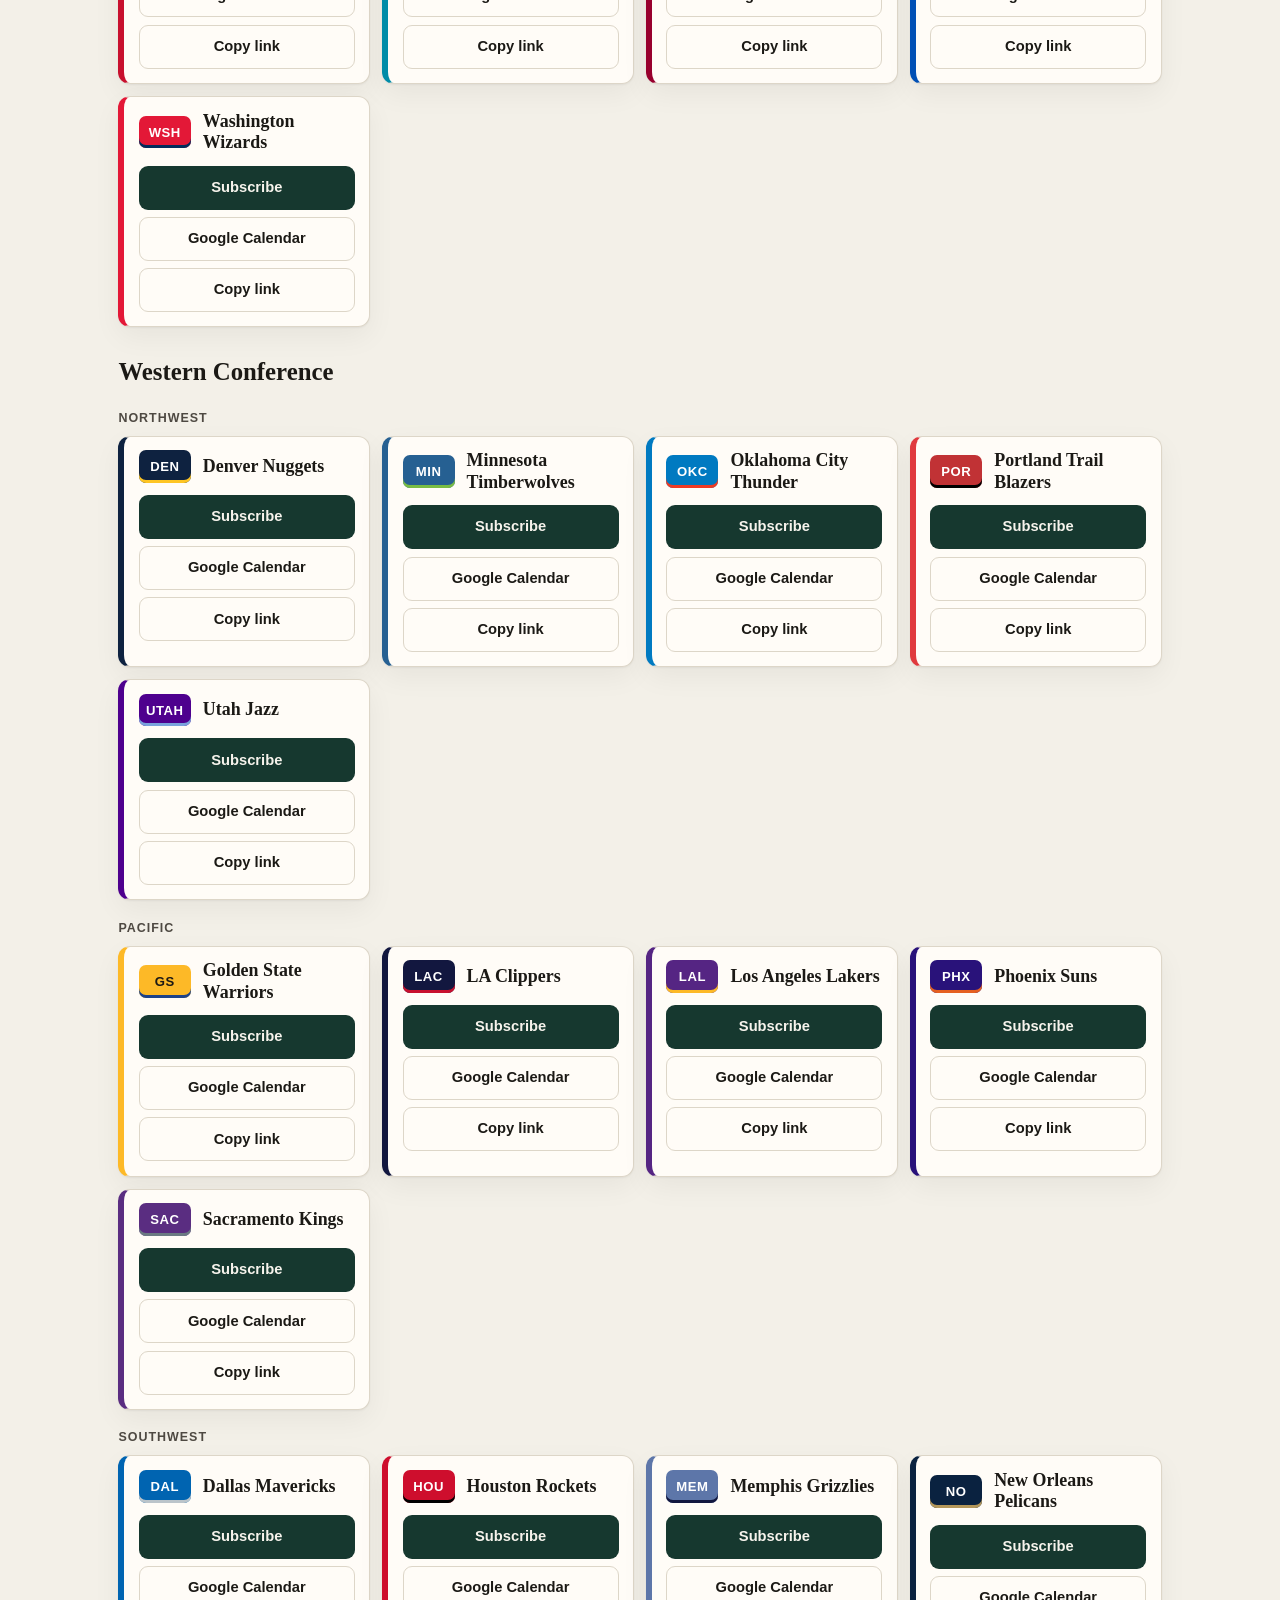
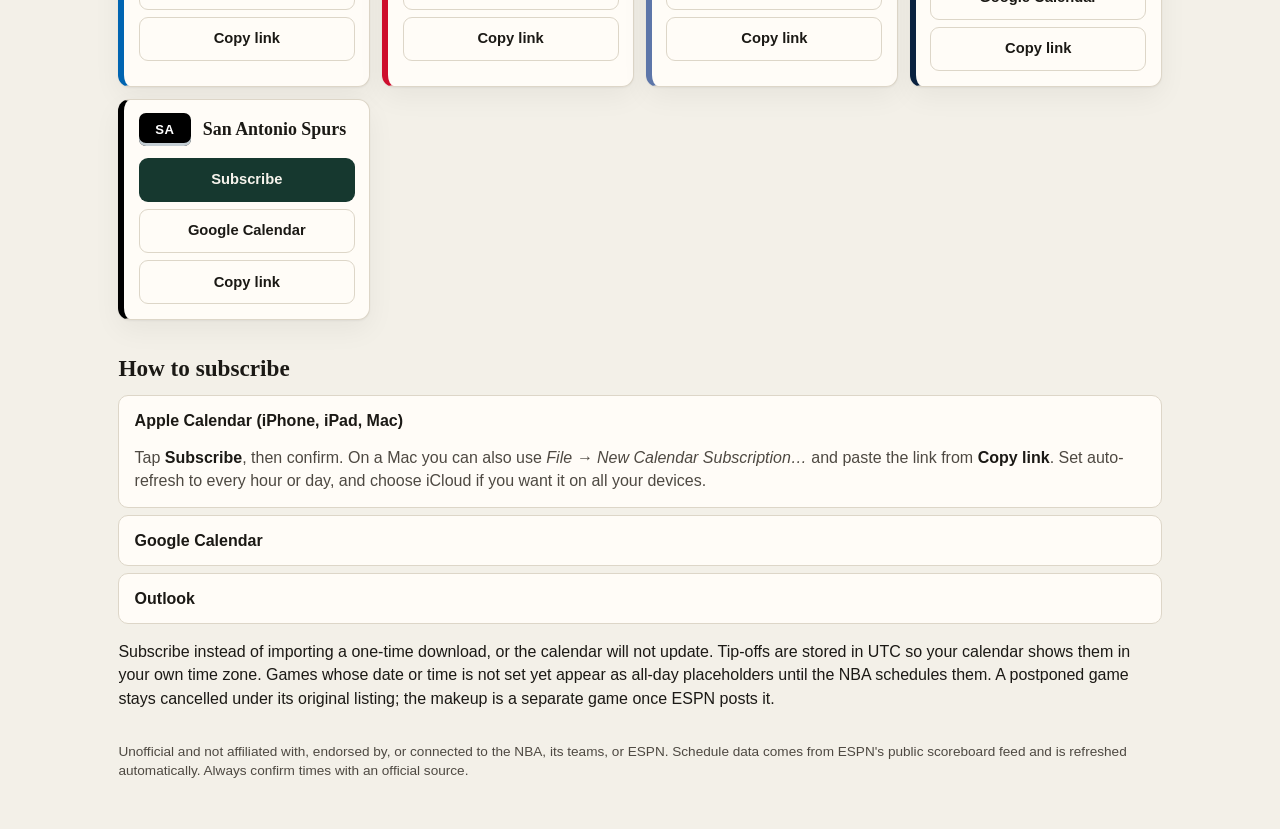
<file: docs/basketball/index.html>
<!doctype html>
<html lang="en">
<head>
<meta charset="utf-8">
<meta name="viewport" content="width=device-width, initial-scale=1">
<title>NBA 2026-27 Calendars – subscribe to any team</title>
<meta name="description" content="Free, auto-updating NBA 2026-27 schedule calendars for all 30 teams plus nationally televised games. Works with Apple, Google and Outlook Calendar.">
<link rel="stylesheet" href="../assets/style.css">
</head>
<body>
<a class="skip" href="#calendars">Skip to calendars</a>
<div class="wrap">
<header class="top">
  <div>
    <p class="kicker"><a href="../">Calendars</a></p>
    <h1>NBA 2026-27 Calendars</h1>
    <p class="lead">Every team's schedule, plus a national-TV calendar. Subscribe once and tip-off times, channels, NBA Cup games, the play-in, and the playoffs update automatically.</p>
  </div>
  <div class="find" role="search">
    <label for="team-search">Find a team</label>
    <input id="team-search" type="search" data-search placeholder="Name or abbreviation" autocomplete="off" enterkeyhint="search">
  </div>
</header>
<main id="calendars">
<article class="card feature"><div class="feature-copy"><p class="eyebrow">National TV</p><h2>NBA National TV</h2><p>Games ESPN lists on a national broadcast: ESPN, ABC, NBC, Peacock, Prime Video, NBA TV, and the other national channels. Play-in and playoff games join this calendar once they are scheduled.</p></div><div class="actions"><a class="btn primary" href="webcal://jaxzn.github.io/calendars/basketball/national.ics">Subscribe</a><a class="btn" href="https://calendar.google.com/calendar/r?cid=webcal%3A%2F%2Fjaxzn.github.io%2Fcalendars%2Fbasketball%2Fnational.ics" target="_blank" rel="noopener">Google Calendar</a><button type="button" class="btn" data-copy="https://jaxzn.github.io/calendars/basketball/national.ics" data-label="Copy link" aria-label="Copy NBA National TV calendar link">Copy link</button></div></article>
<p class="empty" data-empty hidden>No teams match that search.</p>
<section class="conference" data-conference><h2 class="conf">Eastern Conference</h2><section class="division" data-division><h3>Atlantic</h3><div class="grid">
<article class="card" data-team="boston celtics bos" style="--team:#008348;--alt:#ffffff;--swatch:#008348;--on:#ffffff"><div class="card-main"><p class="abbr" aria-hidden="true">BOS</p><h3>Boston Celtics</h3></div><div class="actions"><a class="btn primary" href="webcal://jaxzn.github.io/calendars/basketball/bos.ics">Subscribe</a><a class="btn" href="https://calendar.google.com/calendar/r?cid=webcal%3A%2F%2Fjaxzn.github.io%2Fcalendars%2Fbasketball%2Fbos.ics" target="_blank" rel="noopener">Google Calendar</a><button type="button" class="btn" data-copy="https://jaxzn.github.io/calendars/basketball/bos.ics" data-label="Copy link" aria-label="Copy Boston Celtics calendar link">Copy link</button></div></article>
<article class="card" data-team="brooklyn nets bkn" style="--team:#000000;--alt:#ffffff;--swatch:#000000;--on:#ffffff"><div class="card-main"><p class="abbr" aria-hidden="true">BKN</p><h3>Brooklyn Nets</h3></div><div class="actions"><a class="btn primary" href="webcal://jaxzn.github.io/calendars/basketball/bkn.ics">Subscribe</a><a class="btn" href="https://calendar.google.com/calendar/r?cid=webcal%3A%2F%2Fjaxzn.github.io%2Fcalendars%2Fbasketball%2Fbkn.ics" target="_blank" rel="noopener">Google Calendar</a><button type="button" class="btn" data-copy="https://jaxzn.github.io/calendars/basketball/bkn.ics" data-label="Copy link" aria-label="Copy Brooklyn Nets calendar link">Copy link</button></div></article>
<article class="card" data-team="new york knicks ny" style="--team:#1d428a;--alt:#f58426;--swatch:#1d428a;--on:#ffffff"><div class="card-main"><p class="abbr" aria-hidden="true">NY</p><h3>New York Knicks</h3></div><div class="actions"><a class="btn primary" href="webcal://jaxzn.github.io/calendars/basketball/ny.ics">Subscribe</a><a class="btn" href="https://calendar.google.com/calendar/r?cid=webcal%3A%2F%2Fjaxzn.github.io%2Fcalendars%2Fbasketball%2Fny.ics" target="_blank" rel="noopener">Google Calendar</a><button type="button" class="btn" data-copy="https://jaxzn.github.io/calendars/basketball/ny.ics" data-label="Copy link" aria-label="Copy New York Knicks calendar link">Copy link</button></div></article>
<article class="card" data-team="philadelphia 76ers phi" style="--team:#1d428a;--alt:#e01234;--swatch:#1d428a;--on:#ffffff"><div class="card-main"><p class="abbr" aria-hidden="true">PHI</p><h3>Philadelphia 76ers</h3></div><div class="actions"><a class="btn primary" href="webcal://jaxzn.github.io/calendars/basketball/phi.ics">Subscribe</a><a class="btn" href="https://calendar.google.com/calendar/r?cid=webcal%3A%2F%2Fjaxzn.github.io%2Fcalendars%2Fbasketball%2Fphi.ics" target="_blank" rel="noopener">Google Calendar</a><button type="button" class="btn" data-copy="https://jaxzn.github.io/calendars/basketball/phi.ics" data-label="Copy link" aria-label="Copy Philadelphia 76ers calendar link">Copy link</button></div></article>
<article class="card" data-team="toronto raptors tor" style="--team:#d91244;--alt:#000000;--swatch:#d91244;--on:#ffffff"><div class="card-main"><p class="abbr" aria-hidden="true">TOR</p><h3>Toronto Raptors</h3></div><div class="actions"><a class="btn primary" href="webcal://jaxzn.github.io/calendars/basketball/tor.ics">Subscribe</a><a class="btn" href="https://calendar.google.com/calendar/r?cid=webcal%3A%2F%2Fjaxzn.github.io%2Fcalendars%2Fbasketball%2Ftor.ics" target="_blank" rel="noopener">Google Calendar</a><button type="button" class="btn" data-copy="https://jaxzn.github.io/calendars/basketball/tor.ics" data-label="Copy link" aria-label="Copy Toronto Raptors calendar link">Copy link</button></div></article>
</div></section><section class="division" data-division><h3>Central</h3><div class="grid">
<article class="card" data-team="chicago bulls chi" style="--team:#ce1141;--alt:#000000;--swatch:#ce1141;--on:#ffffff"><div class="card-main"><p class="abbr" aria-hidden="true">CHI</p><h3>Chicago Bulls</h3></div><div class="actions"><a class="btn primary" href="webcal://jaxzn.github.io/calendars/basketball/chi.ics">Subscribe</a><a class="btn" href="https://calendar.google.com/calendar/r?cid=webcal%3A%2F%2Fjaxzn.github.io%2Fcalendars%2Fbasketball%2Fchi.ics" target="_blank" rel="noopener">Google Calendar</a><button type="button" class="btn" data-copy="https://jaxzn.github.io/calendars/basketball/chi.ics" data-label="Copy link" aria-label="Copy Chicago Bulls calendar link">Copy link</button></div></article>
<article class="card" data-team="cleveland cavaliers cle" style="--team:#860038;--alt:#bc945c;--swatch:#860038;--on:#ffffff"><div class="card-main"><p class="abbr" aria-hidden="true">CLE</p><h3>Cleveland Cavaliers</h3></div><div class="actions"><a class="btn primary" href="webcal://jaxzn.github.io/calendars/basketball/cle.ics">Subscribe</a><a class="btn" href="https://calendar.google.com/calendar/r?cid=webcal%3A%2F%2Fjaxzn.github.io%2Fcalendars%2Fbasketball%2Fcle.ics" target="_blank" rel="noopener">Google Calendar</a><button type="button" class="btn" data-copy="https://jaxzn.github.io/calendars/basketball/cle.ics" data-label="Copy link" aria-label="Copy Cleveland Cavaliers calendar link">Copy link</button></div></article>
<article class="card" data-team="detroit pistons det" style="--team:#1d428a;--alt:#c8102e;--swatch:#1d428a;--on:#ffffff"><div class="card-main"><p class="abbr" aria-hidden="true">DET</p><h3>Detroit Pistons</h3></div><div class="actions"><a class="btn primary" href="webcal://jaxzn.github.io/calendars/basketball/det.ics">Subscribe</a><a class="btn" href="https://calendar.google.com/calendar/r?cid=webcal%3A%2F%2Fjaxzn.github.io%2Fcalendars%2Fbasketball%2Fdet.ics" target="_blank" rel="noopener">Google Calendar</a><button type="button" class="btn" data-copy="https://jaxzn.github.io/calendars/basketball/det.ics" data-label="Copy link" aria-label="Copy Detroit Pistons calendar link">Copy link</button></div></article>
<article class="card" data-team="indiana pacers ind" style="--team:#0c2340;--alt:#ffd520;--swatch:#0c2340;--on:#ffffff"><div class="card-main"><p class="abbr" aria-hidden="true">IND</p><h3>Indiana Pacers</h3></div><div class="actions"><a class="btn primary" href="webcal://jaxzn.github.io/calendars/basketball/ind.ics">Subscribe</a><a class="btn" href="https://calendar.google.com/calendar/r?cid=webcal%3A%2F%2Fjaxzn.github.io%2Fcalendars%2Fbasketball%2Find.ics" target="_blank" rel="noopener">Google Calendar</a><button type="button" class="btn" data-copy="https://jaxzn.github.io/calendars/basketball/ind.ics" data-label="Copy link" aria-label="Copy Indiana Pacers calendar link">Copy link</button></div></article>
<article class="card" data-team="milwaukee bucks mil" style="--team:#00471b;--alt:#eee1c6;--swatch:#00471b;--on:#ffffff"><div class="card-main"><p class="abbr" aria-hidden="true">MIL</p><h3>Milwaukee Bucks</h3></div><div class="actions"><a class="btn primary" href="webcal://jaxzn.github.io/calendars/basketball/mil.ics">Subscribe</a><a class="btn" href="https://calendar.google.com/calendar/r?cid=webcal%3A%2F%2Fjaxzn.github.io%2Fcalendars%2Fbasketball%2Fmil.ics" target="_blank" rel="noopener">Google Calendar</a><button type="button" class="btn" data-copy="https://jaxzn.github.io/calendars/basketball/mil.ics" data-label="Copy link" aria-label="Copy Milwaukee Bucks calendar link">Copy link</button></div></article>
</div></section><section class="division" data-division><h3>Southeast</h3><div class="grid">
<article class="card" data-team="atlanta hawks atl" style="--team:#c8102e;--alt:#fdb927;--swatch:#c8102e;--on:#ffffff"><div class="card-main"><p class="abbr" aria-hidden="true">ATL</p><h3>Atlanta Hawks</h3></div><div class="actions"><a class="btn primary" href="webcal://jaxzn.github.io/calendars/basketball/atl.ics">Subscribe</a><a class="btn" href="https://calendar.google.com/calendar/r?cid=webcal%3A%2F%2Fjaxzn.github.io%2Fcalendars%2Fbasketball%2Fatl.ics" target="_blank" rel="noopener">Google Calendar</a><button type="button" class="btn" data-copy="https://jaxzn.github.io/calendars/basketball/atl.ics" data-label="Copy link" aria-label="Copy Atlanta Hawks calendar link">Copy link</button></div></article>
<article class="card" data-team="charlotte hornets cha" style="--team:#008ca8;--alt:#1d1060;--swatch:#249cb4;--on:#1c1915"><div class="card-main"><p class="abbr" aria-hidden="true">CHA</p><h3>Charlotte Hornets</h3></div><div class="actions"><a class="btn primary" href="webcal://jaxzn.github.io/calendars/basketball/cha.ics">Subscribe</a><a class="btn" href="https://calendar.google.com/calendar/r?cid=webcal%3A%2F%2Fjaxzn.github.io%2Fcalendars%2Fbasketball%2Fcha.ics" target="_blank" rel="noopener">Google Calendar</a><button type="button" class="btn" data-copy="https://jaxzn.github.io/calendars/basketball/cha.ics" data-label="Copy link" aria-label="Copy Charlotte Hornets calendar link">Copy link</button></div></article>
<article class="card" data-team="miami heat mia" style="--team:#98002e;--alt:#000000;--swatch:#98002e;--on:#ffffff"><div class="card-main"><p class="abbr" aria-hidden="true">MIA</p><h3>Miami Heat</h3></div><div class="actions"><a class="btn primary" href="webcal://jaxzn.github.io/calendars/basketball/mia.ics">Subscribe</a><a class="btn" href="https://calendar.google.com/calendar/r?cid=webcal%3A%2F%2Fjaxzn.github.io%2Fcalendars%2Fbasketball%2Fmia.ics" target="_blank" rel="noopener">Google Calendar</a><button type="button" class="btn" data-copy="https://jaxzn.github.io/calendars/basketball/mia.ics" data-label="Copy link" aria-label="Copy Miami Heat calendar link">Copy link</button></div></article>
<article class="card" data-team="orlando magic orl" style="--team:#0150b5;--alt:#9ca0a3;--swatch:#0150b5;--on:#ffffff"><div class="card-main"><p class="abbr" aria-hidden="true">ORL</p><h3>Orlando Magic</h3></div><div class="actions"><a class="btn primary" href="webcal://jaxzn.github.io/calendars/basketball/orl.ics">Subscribe</a><a class="btn" href="https://calendar.google.com/calendar/r?cid=webcal%3A%2F%2Fjaxzn.github.io%2Fcalendars%2Fbasketball%2Forl.ics" target="_blank" rel="noopener">Google Calendar</a><button type="button" class="btn" data-copy="https://jaxzn.github.io/calendars/basketball/orl.ics" data-label="Copy link" aria-label="Copy Orlando Magic calendar link">Copy link</button></div></article>
<article class="card" data-team="washington wizards wsh" style="--team:#e31837;--alt:#002b5c;--swatch:#e31837;--on:#ffffff"><div class="card-main"><p class="abbr" aria-hidden="true">WSH</p><h3>Washington Wizards</h3></div><div class="actions"><a class="btn primary" href="webcal://jaxzn.github.io/calendars/basketball/wsh.ics">Subscribe</a><a class="btn" href="https://calendar.google.com/calendar/r?cid=webcal%3A%2F%2Fjaxzn.github.io%2Fcalendars%2Fbasketball%2Fwsh.ics" target="_blank" rel="noopener">Google Calendar</a><button type="button" class="btn" data-copy="https://jaxzn.github.io/calendars/basketball/wsh.ics" data-label="Copy link" aria-label="Copy Washington Wizards calendar link">Copy link</button></div></article>
</div></section></section><section class="conference" data-conference><h2 class="conf">Western Conference</h2><section class="division" data-division><h3>Northwest</h3><div class="grid">
<article class="card" data-team="denver nuggets den" style="--team:#0e2240;--alt:#fec524;--swatch:#0e2240;--on:#ffffff"><div class="card-main"><p class="abbr" aria-hidden="true">DEN</p><h3>Denver Nuggets</h3></div><div class="actions"><a class="btn primary" href="webcal://jaxzn.github.io/calendars/basketball/den.ics">Subscribe</a><a class="btn" href="https://calendar.google.com/calendar/r?cid=webcal%3A%2F%2Fjaxzn.github.io%2Fcalendars%2Fbasketball%2Fden.ics" target="_blank" rel="noopener">Google Calendar</a><button type="button" class="btn" data-copy="https://jaxzn.github.io/calendars/basketball/den.ics" data-label="Copy link" aria-label="Copy Denver Nuggets calendar link">Copy link</button></div></article>
<article class="card" data-team="minnesota timberwolves min" style="--team:#266092;--alt:#79bc43;--swatch:#266092;--on:#ffffff"><div class="card-main"><p class="abbr" aria-hidden="true">MIN</p><h3>Minnesota Timberwolves</h3></div><div class="actions"><a class="btn primary" href="webcal://jaxzn.github.io/calendars/basketball/min.ics">Subscribe</a><a class="btn" href="https://calendar.google.com/calendar/r?cid=webcal%3A%2F%2Fjaxzn.github.io%2Fcalendars%2Fbasketball%2Fmin.ics" target="_blank" rel="noopener">Google Calendar</a><button type="button" class="btn" data-copy="https://jaxzn.github.io/calendars/basketball/min.ics" data-label="Copy link" aria-label="Copy Minnesota Timberwolves calendar link">Copy link</button></div></article>
<article class="card" data-team="oklahoma city thunder okc" style="--team:#007ac1;--alt:#ef3b24;--swatch:#007ac1;--on:#ffffff"><div class="card-main"><p class="abbr" aria-hidden="true">OKC</p><h3>Oklahoma City Thunder</h3></div><div class="actions"><a class="btn primary" href="webcal://jaxzn.github.io/calendars/basketball/okc.ics">Subscribe</a><a class="btn" href="https://calendar.google.com/calendar/r?cid=webcal%3A%2F%2Fjaxzn.github.io%2Fcalendars%2Fbasketball%2Fokc.ics" target="_blank" rel="noopener">Google Calendar</a><button type="button" class="btn" data-copy="https://jaxzn.github.io/calendars/basketball/okc.ics" data-label="Copy link" aria-label="Copy Oklahoma City Thunder calendar link">Copy link</button></div></article>
<article class="card" data-team="portland trail blazers por" style="--team:#e03a3e;--alt:#000000;--swatch:#c13235;--on:#ffffff"><div class="card-main"><p class="abbr" aria-hidden="true">POR</p><h3>Portland Trail Blazers</h3></div><div class="actions"><a class="btn primary" href="webcal://jaxzn.github.io/calendars/basketball/por.ics">Subscribe</a><a class="btn" href="https://calendar.google.com/calendar/r?cid=webcal%3A%2F%2Fjaxzn.github.io%2Fcalendars%2Fbasketball%2Fpor.ics" target="_blank" rel="noopener">Google Calendar</a><button type="button" class="btn" data-copy="https://jaxzn.github.io/calendars/basketball/por.ics" data-label="Copy link" aria-label="Copy Portland Trail Blazers calendar link">Copy link</button></div></article>
<article class="card" data-team="utah jazz utah" style="--team:#4e008e;--alt:#79a3dc;--swatch:#4e008e;--on:#ffffff"><div class="card-main"><p class="abbr" aria-hidden="true">UTAH</p><h3>Utah Jazz</h3></div><div class="actions"><a class="btn primary" href="webcal://jaxzn.github.io/calendars/basketball/utah.ics">Subscribe</a><a class="btn" href="https://calendar.google.com/calendar/r?cid=webcal%3A%2F%2Fjaxzn.github.io%2Fcalendars%2Fbasketball%2Futah.ics" target="_blank" rel="noopener">Google Calendar</a><button type="button" class="btn" data-copy="https://jaxzn.github.io/calendars/basketball/utah.ics" data-label="Copy link" aria-label="Copy Utah Jazz calendar link">Copy link</button></div></article>
</div></section><section class="division" data-division><h3>Pacific</h3><div class="grid">
<article class="card" data-team="golden state warriors gs" style="--team:#fdb927;--alt:#1d428a;--swatch:#fdb927;--on:#1c1915"><div class="card-main"><p class="abbr" aria-hidden="true">GS</p><h3>Golden State Warriors</h3></div><div class="actions"><a class="btn primary" href="webcal://jaxzn.github.io/calendars/basketball/gs.ics">Subscribe</a><a class="btn" href="https://calendar.google.com/calendar/r?cid=webcal%3A%2F%2Fjaxzn.github.io%2Fcalendars%2Fbasketball%2Fgs.ics" target="_blank" rel="noopener">Google Calendar</a><button type="button" class="btn" data-copy="https://jaxzn.github.io/calendars/basketball/gs.ics" data-label="Copy link" aria-label="Copy Golden State Warriors calendar link">Copy link</button></div></article>
<article class="card" data-team="la clippers lac" style="--team:#12173f;--alt:#c8102e;--swatch:#12173f;--on:#ffffff"><div class="card-main"><p class="abbr" aria-hidden="true">LAC</p><h3>LA Clippers</h3></div><div class="actions"><a class="btn primary" href="webcal://jaxzn.github.io/calendars/basketball/lac.ics">Subscribe</a><a class="btn" href="https://calendar.google.com/calendar/r?cid=webcal%3A%2F%2Fjaxzn.github.io%2Fcalendars%2Fbasketball%2Flac.ics" target="_blank" rel="noopener">Google Calendar</a><button type="button" class="btn" data-copy="https://jaxzn.github.io/calendars/basketball/lac.ics" data-label="Copy link" aria-label="Copy LA Clippers calendar link">Copy link</button></div></article>
<article class="card" data-team="los angeles lakers lal" style="--team:#552583;--alt:#fdb927;--swatch:#552583;--on:#ffffff"><div class="card-main"><p class="abbr" aria-hidden="true">LAL</p><h3>Los Angeles Lakers</h3></div><div class="actions"><a class="btn primary" href="webcal://jaxzn.github.io/calendars/basketball/lal.ics">Subscribe</a><a class="btn" href="https://calendar.google.com/calendar/r?cid=webcal%3A%2F%2Fjaxzn.github.io%2Fcalendars%2Fbasketball%2Flal.ics" target="_blank" rel="noopener">Google Calendar</a><button type="button" class="btn" data-copy="https://jaxzn.github.io/calendars/basketball/lal.ics" data-label="Copy link" aria-label="Copy Los Angeles Lakers calendar link">Copy link</button></div></article>
<article class="card" data-team="phoenix suns phx" style="--team:#29127a;--alt:#e56020;--swatch:#29127a;--on:#ffffff"><div class="card-main"><p class="abbr" aria-hidden="true">PHX</p><h3>Phoenix Suns</h3></div><div class="actions"><a class="btn primary" href="webcal://jaxzn.github.io/calendars/basketball/phx.ics">Subscribe</a><a class="btn" href="https://calendar.google.com/calendar/r?cid=webcal%3A%2F%2Fjaxzn.github.io%2Fcalendars%2Fbasketball%2Fphx.ics" target="_blank" rel="noopener">Google Calendar</a><button type="button" class="btn" data-copy="https://jaxzn.github.io/calendars/basketball/phx.ics" data-label="Copy link" aria-label="Copy Phoenix Suns calendar link">Copy link</button></div></article>
<article class="card" data-team="sacramento kings sac" style="--team:#5a2d81;--alt:#6a7a82;--swatch:#5a2d81;--on:#ffffff"><div class="card-main"><p class="abbr" aria-hidden="true">SAC</p><h3>Sacramento Kings</h3></div><div class="actions"><a class="btn primary" href="webcal://jaxzn.github.io/calendars/basketball/sac.ics">Subscribe</a><a class="btn" href="https://calendar.google.com/calendar/r?cid=webcal%3A%2F%2Fjaxzn.github.io%2Fcalendars%2Fbasketball%2Fsac.ics" target="_blank" rel="noopener">Google Calendar</a><button type="button" class="btn" data-copy="https://jaxzn.github.io/calendars/basketball/sac.ics" data-label="Copy link" aria-label="Copy Sacramento Kings calendar link">Copy link</button></div></article>
</div></section><section class="division" data-division><h3>Southwest</h3><div class="grid">
<article class="card" data-team="dallas mavericks dal" style="--team:#0064b1;--alt:#bbc4ca;--swatch:#0064b1;--on:#ffffff"><div class="card-main"><p class="abbr" aria-hidden="true">DAL</p><h3>Dallas Mavericks</h3></div><div class="actions"><a class="btn primary" href="webcal://jaxzn.github.io/calendars/basketball/dal.ics">Subscribe</a><a class="btn" href="https://calendar.google.com/calendar/r?cid=webcal%3A%2F%2Fjaxzn.github.io%2Fcalendars%2Fbasketball%2Fdal.ics" target="_blank" rel="noopener">Google Calendar</a><button type="button" class="btn" data-copy="https://jaxzn.github.io/calendars/basketball/dal.ics" data-label="Copy link" aria-label="Copy Dallas Mavericks calendar link">Copy link</button></div></article>
<article class="card" data-team="houston rockets hou" style="--team:#ce0e2d;--alt:#000000;--swatch:#ce0e2d;--on:#ffffff"><div class="card-main"><p class="abbr" aria-hidden="true">HOU</p><h3>Houston Rockets</h3></div><div class="actions"><a class="btn primary" href="webcal://jaxzn.github.io/calendars/basketball/hou.ics">Subscribe</a><a class="btn" href="https://calendar.google.com/calendar/r?cid=webcal%3A%2F%2Fjaxzn.github.io%2Fcalendars%2Fbasketball%2Fhou.ics" target="_blank" rel="noopener">Google Calendar</a><button type="button" class="btn" data-copy="https://jaxzn.github.io/calendars/basketball/hou.ics" data-label="Copy link" aria-label="Copy Houston Rockets calendar link">Copy link</button></div></article>
<article class="card" data-team="memphis grizzlies mem" style="--team:#5d76a9;--alt:#12173f;--swatch:#5d76a9;--on:#ffffff"><div class="card-main"><p class="abbr" aria-hidden="true">MEM</p><h3>Memphis Grizzlies</h3></div><div class="actions"><a class="btn primary" href="webcal://jaxzn.github.io/calendars/basketball/mem.ics">Subscribe</a><a class="btn" href="https://calendar.google.com/calendar/r?cid=webcal%3A%2F%2Fjaxzn.github.io%2Fcalendars%2Fbasketball%2Fmem.ics" target="_blank" rel="noopener">Google Calendar</a><button type="button" class="btn" data-copy="https://jaxzn.github.io/calendars/basketball/mem.ics" data-label="Copy link" aria-label="Copy Memphis Grizzlies calendar link">Copy link</button></div></article>
<article class="card" data-team="new orleans pelicans no" style="--team:#0a2240;--alt:#b4975a;--swatch:#0a2240;--on:#ffffff"><div class="card-main"><p class="abbr" aria-hidden="true">NO</p><h3>New Orleans Pelicans</h3></div><div class="actions"><a class="btn primary" href="webcal://jaxzn.github.io/calendars/basketball/no.ics">Subscribe</a><a class="btn" href="https://calendar.google.com/calendar/r?cid=webcal%3A%2F%2Fjaxzn.github.io%2Fcalendars%2Fbasketball%2Fno.ics" target="_blank" rel="noopener">Google Calendar</a><button type="button" class="btn" data-copy="https://jaxzn.github.io/calendars/basketball/no.ics" data-label="Copy link" aria-label="Copy New Orleans Pelicans calendar link">Copy link</button></div></article>
<article class="card" data-team="san antonio spurs sa" style="--team:#000000;--alt:#c4ced4;--swatch:#000000;--on:#ffffff"><div class="card-main"><p class="abbr" aria-hidden="true">SA</p><h3>San Antonio Spurs</h3></div><div class="actions"><a class="btn primary" href="webcal://jaxzn.github.io/calendars/basketball/sa.ics">Subscribe</a><a class="btn" href="https://calendar.google.com/calendar/r?cid=webcal%3A%2F%2Fjaxzn.github.io%2Fcalendars%2Fbasketball%2Fsa.ics" target="_blank" rel="noopener">Google Calendar</a><button type="button" class="btn" data-copy="https://jaxzn.github.io/calendars/basketball/sa.ics" data-label="Copy link" aria-label="Copy San Antonio Spurs calendar link">Copy link</button></div></article>
</div></section></section>
</main>
<section class="howto">
<h2>How to subscribe</h2>
<details open><summary>Apple Calendar (iPhone, iPad, Mac)</summary>
<p>Tap <b>Subscribe</b>, then confirm. On a Mac you can also use <i>File → New Calendar Subscription…</i> and paste the link from <b>Copy link</b>. Set auto-refresh to every hour or day, and choose iCloud if you want it on all your devices.</p></details>
<details><summary>Google Calendar</summary>
<p>Click <b>Google Calendar</b> (on a computer), or in Google Calendar on the web go to <i>Other calendars → + → From URL</i> and paste the link from <b>Copy link</b>. It then shows up on your phone too. Google refreshes subscribed calendars on its own schedule, often every 8–24 hours.</p></details>
<details><summary>Outlook</summary>
<p>Outlook.com / Microsoft 365: <i>Calendar → Add calendar → Subscribe from web</i>, paste the link from <b>Copy link</b>. Classic Outlook for Windows: <i>Add Calendar → From Internet</i>.</p></details>
<p>Subscribe instead of importing a one-time download, or the calendar will not update. Tip-offs are stored in UTC so your calendar shows them in your own time zone. Games whose date or time is not set yet appear as all-day placeholders until the NBA schedules them. A postponed game stays cancelled under its original listing; the makeup is a separate game once ESPN posts it.</p>
</section>
<footer>
<p>Unofficial and not affiliated with, endorsed by, or connected to the NBA, its teams, or ESPN. Schedule data comes from ESPN's public scoreboard feed and is refreshed automatically. Always confirm times with an official source.</p>
</footer>
</div>
<script src="../assets/subscribe.js" defer></script>
</body>
</html>
</file>
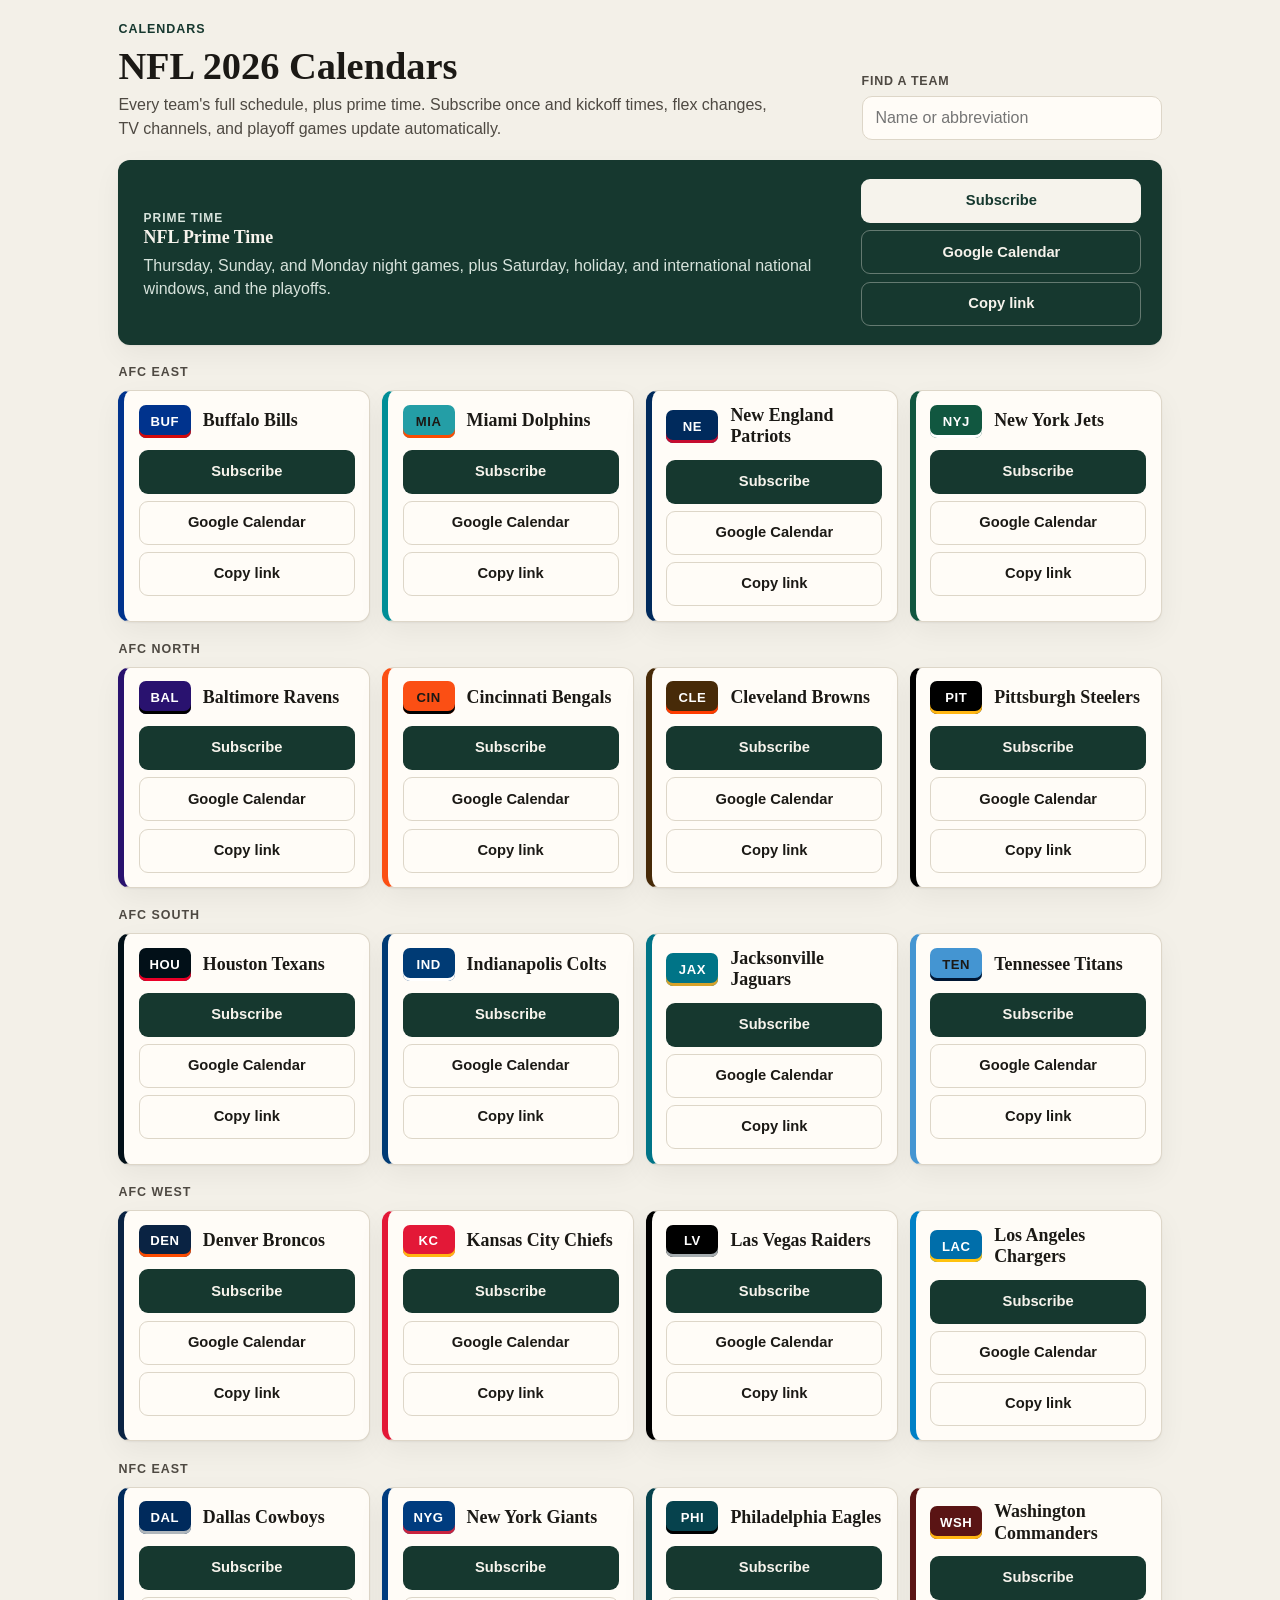
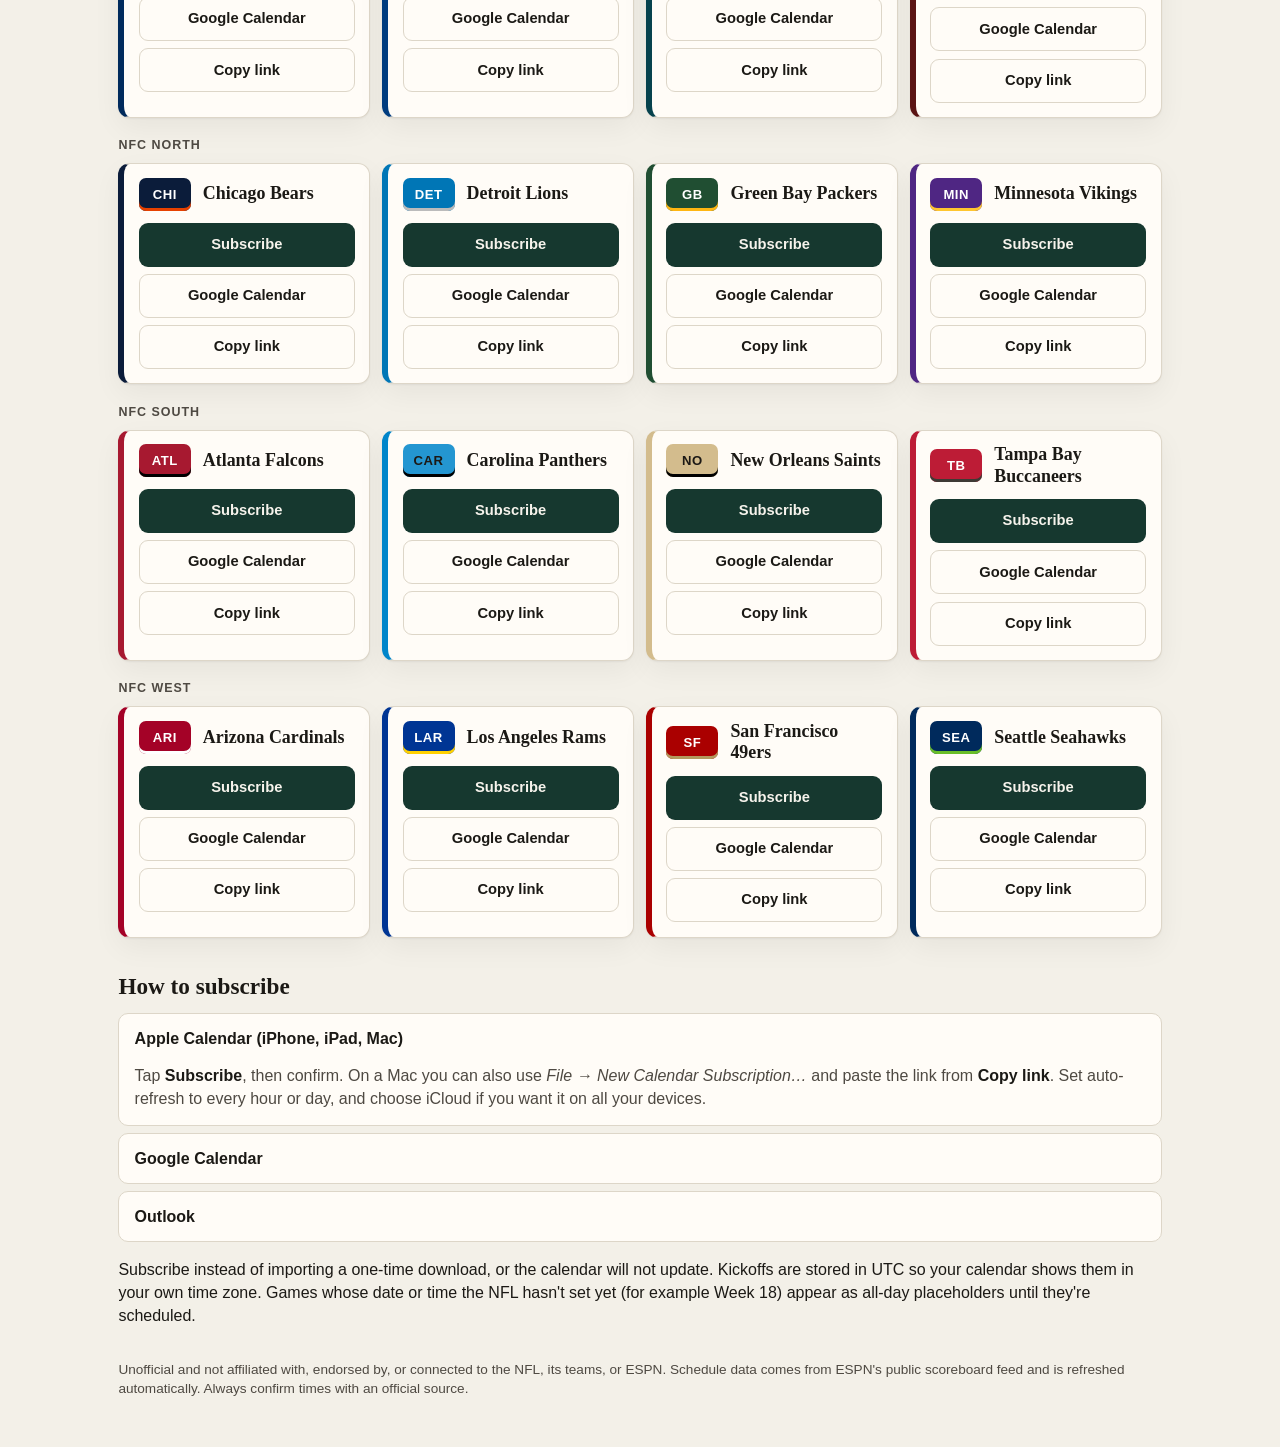
<file: docs/football/index.html>
<!doctype html>
<html lang="en">
<head>
<meta charset="utf-8">
<meta name="viewport" content="width=device-width, initial-scale=1">
<title>NFL 2026 Calendars – subscribe to any team</title>
<meta name="description" content="Free, auto-updating NFL 2026 schedule calendars for all 32 teams plus prime-time games. Works with Apple, Google and Outlook Calendar.">
<link rel="stylesheet" href="../assets/style.css">
</head>
<body>
<a class="skip" href="#calendars">Skip to calendars</a>
<div class="wrap">
<header class="top">
  <div>
    <p class="kicker"><a href="../">Calendars</a></p>
    <h1>NFL 2026 Calendars</h1>
    <p class="lead">Every team's full schedule, plus prime time. Subscribe once and kickoff times, flex changes, TV channels, and playoff games update automatically.</p>
  </div>
  <div class="find" role="search">
    <label for="team-search">Find a team</label>
    <input id="team-search" type="search" data-search placeholder="Name or abbreviation" autocomplete="off" enterkeyhint="search">
  </div>
</header>
<main id="calendars">
<article class="card feature"><div class="feature-copy"><p class="eyebrow">Prime time</p><h2>NFL Prime Time</h2><p>Thursday, Sunday, and Monday night games, plus Saturday, holiday, and international national windows, and the playoffs.</p></div><div class="actions"><a class="btn primary" href="webcal://jaxzn.github.io/calendars/football/primetime.ics">Subscribe</a><a class="btn" href="https://calendar.google.com/calendar/r?cid=webcal%3A%2F%2Fjaxzn.github.io%2Fcalendars%2Ffootball%2Fprimetime.ics" target="_blank" rel="noopener">Google Calendar</a><button type="button" class="btn" data-copy="https://jaxzn.github.io/calendars/football/primetime.ics" data-label="Copy link" aria-label="Copy NFL Prime Time calendar link">Copy link</button></div></article>
<p class="empty" data-empty hidden>No teams match that search.</p>
<section class="division" data-division><h2>AFC East</h2><div class="grid">
<article class="card" data-team="buffalo bills buf" style="--team:#00338d;--alt:#d50a0a;--swatch:#00338d;--on:#ffffff"><div class="card-main"><p class="abbr" aria-hidden="true">BUF</p><h3>Buffalo Bills</h3></div><div class="actions"><a class="btn primary" href="webcal://jaxzn.github.io/calendars/football/buf.ics">Subscribe</a><a class="btn" href="https://calendar.google.com/calendar/r?cid=webcal%3A%2F%2Fjaxzn.github.io%2Fcalendars%2Ffootball%2Fbuf.ics" target="_blank" rel="noopener">Google Calendar</a><button type="button" class="btn" data-copy="https://jaxzn.github.io/calendars/football/buf.ics" data-label="Copy link" aria-label="Copy Buffalo Bills calendar link">Copy link</button></div></article>
<article class="card" data-team="miami dolphins mia" style="--team:#008e97;--alt:#fc4c02;--swatch:#249ea6;--on:#1c1915"><div class="card-main"><p class="abbr" aria-hidden="true">MIA</p><h3>Miami Dolphins</h3></div><div class="actions"><a class="btn primary" href="webcal://jaxzn.github.io/calendars/football/mia.ics">Subscribe</a><a class="btn" href="https://calendar.google.com/calendar/r?cid=webcal%3A%2F%2Fjaxzn.github.io%2Fcalendars%2Ffootball%2Fmia.ics" target="_blank" rel="noopener">Google Calendar</a><button type="button" class="btn" data-copy="https://jaxzn.github.io/calendars/football/mia.ics" data-label="Copy link" aria-label="Copy Miami Dolphins calendar link">Copy link</button></div></article>
<article class="card" data-team="new england patriots ne" style="--team:#002a5c;--alt:#c60c30;--swatch:#002a5c;--on:#ffffff"><div class="card-main"><p class="abbr" aria-hidden="true">NE</p><h3>New England Patriots</h3></div><div class="actions"><a class="btn primary" href="webcal://jaxzn.github.io/calendars/football/ne.ics">Subscribe</a><a class="btn" href="https://calendar.google.com/calendar/r?cid=webcal%3A%2F%2Fjaxzn.github.io%2Fcalendars%2Ffootball%2Fne.ics" target="_blank" rel="noopener">Google Calendar</a><button type="button" class="btn" data-copy="https://jaxzn.github.io/calendars/football/ne.ics" data-label="Copy link" aria-label="Copy New England Patriots calendar link">Copy link</button></div></article>
<article class="card" data-team="new york jets nyj" style="--team:#115740;--alt:#ffffff;--swatch:#115740;--on:#ffffff"><div class="card-main"><p class="abbr" aria-hidden="true">NYJ</p><h3>New York Jets</h3></div><div class="actions"><a class="btn primary" href="webcal://jaxzn.github.io/calendars/football/nyj.ics">Subscribe</a><a class="btn" href="https://calendar.google.com/calendar/r?cid=webcal%3A%2F%2Fjaxzn.github.io%2Fcalendars%2Ffootball%2Fnyj.ics" target="_blank" rel="noopener">Google Calendar</a><button type="button" class="btn" data-copy="https://jaxzn.github.io/calendars/football/nyj.ics" data-label="Copy link" aria-label="Copy New York Jets calendar link">Copy link</button></div></article>
</div></section><section class="division" data-division><h2>AFC North</h2><div class="grid">
<article class="card" data-team="baltimore ravens bal" style="--team:#29126f;--alt:#000000;--swatch:#29126f;--on:#ffffff"><div class="card-main"><p class="abbr" aria-hidden="true">BAL</p><h3>Baltimore Ravens</h3></div><div class="actions"><a class="btn primary" href="webcal://jaxzn.github.io/calendars/football/bal.ics">Subscribe</a><a class="btn" href="https://calendar.google.com/calendar/r?cid=webcal%3A%2F%2Fjaxzn.github.io%2Fcalendars%2Ffootball%2Fbal.ics" target="_blank" rel="noopener">Google Calendar</a><button type="button" class="btn" data-copy="https://jaxzn.github.io/calendars/football/bal.ics" data-label="Copy link" aria-label="Copy Baltimore Ravens calendar link">Copy link</button></div></article>
<article class="card" data-team="cincinnati bengals cin" style="--team:#fb4f14;--alt:#000000;--swatch:#fb4f14;--on:#1c1915"><div class="card-main"><p class="abbr" aria-hidden="true">CIN</p><h3>Cincinnati Bengals</h3></div><div class="actions"><a class="btn primary" href="webcal://jaxzn.github.io/calendars/football/cin.ics">Subscribe</a><a class="btn" href="https://calendar.google.com/calendar/r?cid=webcal%3A%2F%2Fjaxzn.github.io%2Fcalendars%2Ffootball%2Fcin.ics" target="_blank" rel="noopener">Google Calendar</a><button type="button" class="btn" data-copy="https://jaxzn.github.io/calendars/football/cin.ics" data-label="Copy link" aria-label="Copy Cincinnati Bengals calendar link">Copy link</button></div></article>
<article class="card" data-team="cleveland browns cle" style="--team:#472a08;--alt:#ff3c00;--swatch:#472a08;--on:#ffffff"><div class="card-main"><p class="abbr" aria-hidden="true">CLE</p><h3>Cleveland Browns</h3></div><div class="actions"><a class="btn primary" href="webcal://jaxzn.github.io/calendars/football/cle.ics">Subscribe</a><a class="btn" href="https://calendar.google.com/calendar/r?cid=webcal%3A%2F%2Fjaxzn.github.io%2Fcalendars%2Ffootball%2Fcle.ics" target="_blank" rel="noopener">Google Calendar</a><button type="button" class="btn" data-copy="https://jaxzn.github.io/calendars/football/cle.ics" data-label="Copy link" aria-label="Copy Cleveland Browns calendar link">Copy link</button></div></article>
<article class="card" data-team="pittsburgh steelers pit" style="--team:#000000;--alt:#ffb612;--swatch:#000000;--on:#ffffff"><div class="card-main"><p class="abbr" aria-hidden="true">PIT</p><h3>Pittsburgh Steelers</h3></div><div class="actions"><a class="btn primary" href="webcal://jaxzn.github.io/calendars/football/pit.ics">Subscribe</a><a class="btn" href="https://calendar.google.com/calendar/r?cid=webcal%3A%2F%2Fjaxzn.github.io%2Fcalendars%2Ffootball%2Fpit.ics" target="_blank" rel="noopener">Google Calendar</a><button type="button" class="btn" data-copy="https://jaxzn.github.io/calendars/football/pit.ics" data-label="Copy link" aria-label="Copy Pittsburgh Steelers calendar link">Copy link</button></div></article>
</div></section><section class="division" data-division><h2>AFC South</h2><div class="grid">
<article class="card" data-team="houston texans hou" style="--team:#021018;--alt:#eb0028;--swatch:#021018;--on:#ffffff"><div class="card-main"><p class="abbr" aria-hidden="true">HOU</p><h3>Houston Texans</h3></div><div class="actions"><a class="btn primary" href="webcal://jaxzn.github.io/calendars/football/hou.ics">Subscribe</a><a class="btn" href="https://calendar.google.com/calendar/r?cid=webcal%3A%2F%2Fjaxzn.github.io%2Fcalendars%2Ffootball%2Fhou.ics" target="_blank" rel="noopener">Google Calendar</a><button type="button" class="btn" data-copy="https://jaxzn.github.io/calendars/football/hou.ics" data-label="Copy link" aria-label="Copy Houston Texans calendar link">Copy link</button></div></article>
<article class="card" data-team="indianapolis colts ind" style="--team:#003b75;--alt:#ffffff;--swatch:#003b75;--on:#ffffff"><div class="card-main"><p class="abbr" aria-hidden="true">IND</p><h3>Indianapolis Colts</h3></div><div class="actions"><a class="btn primary" href="webcal://jaxzn.github.io/calendars/football/ind.ics">Subscribe</a><a class="btn" href="https://calendar.google.com/calendar/r?cid=webcal%3A%2F%2Fjaxzn.github.io%2Fcalendars%2Ffootball%2Find.ics" target="_blank" rel="noopener">Google Calendar</a><button type="button" class="btn" data-copy="https://jaxzn.github.io/calendars/football/ind.ics" data-label="Copy link" aria-label="Copy Indianapolis Colts calendar link">Copy link</button></div></article>
<article class="card" data-team="jacksonville jaguars jax" style="--team:#007487;--alt:#d7a22a;--swatch:#007487;--on:#ffffff"><div class="card-main"><p class="abbr" aria-hidden="true">JAX</p><h3>Jacksonville Jaguars</h3></div><div class="actions"><a class="btn primary" href="webcal://jaxzn.github.io/calendars/football/jax.ics">Subscribe</a><a class="btn" href="https://calendar.google.com/calendar/r?cid=webcal%3A%2F%2Fjaxzn.github.io%2Fcalendars%2Ffootball%2Fjax.ics" target="_blank" rel="noopener">Google Calendar</a><button type="button" class="btn" data-copy="https://jaxzn.github.io/calendars/football/jax.ics" data-label="Copy link" aria-label="Copy Jacksonville Jaguars calendar link">Copy link</button></div></article>
<article class="card" data-team="tennessee titans ten" style="--team:#4495d2;--alt:#001532;--swatch:#4495d2;--on:#1c1915"><div class="card-main"><p class="abbr" aria-hidden="true">TEN</p><h3>Tennessee Titans</h3></div><div class="actions"><a class="btn primary" href="webcal://jaxzn.github.io/calendars/football/ten.ics">Subscribe</a><a class="btn" href="https://calendar.google.com/calendar/r?cid=webcal%3A%2F%2Fjaxzn.github.io%2Fcalendars%2Ffootball%2Ften.ics" target="_blank" rel="noopener">Google Calendar</a><button type="button" class="btn" data-copy="https://jaxzn.github.io/calendars/football/ten.ics" data-label="Copy link" aria-label="Copy Tennessee Titans calendar link">Copy link</button></div></article>
</div></section><section class="division" data-division><h2>AFC West</h2><div class="grid">
<article class="card" data-team="denver broncos den" style="--team:#0a2343;--alt:#fc4c02;--swatch:#0a2343;--on:#ffffff"><div class="card-main"><p class="abbr" aria-hidden="true">DEN</p><h3>Denver Broncos</h3></div><div class="actions"><a class="btn primary" href="webcal://jaxzn.github.io/calendars/football/den.ics">Subscribe</a><a class="btn" href="https://calendar.google.com/calendar/r?cid=webcal%3A%2F%2Fjaxzn.github.io%2Fcalendars%2Ffootball%2Fden.ics" target="_blank" rel="noopener">Google Calendar</a><button type="button" class="btn" data-copy="https://jaxzn.github.io/calendars/football/den.ics" data-label="Copy link" aria-label="Copy Denver Broncos calendar link">Copy link</button></div></article>
<article class="card" data-team="kansas city chiefs kc" style="--team:#e31837;--alt:#ffb612;--swatch:#e31837;--on:#ffffff"><div class="card-main"><p class="abbr" aria-hidden="true">KC</p><h3>Kansas City Chiefs</h3></div><div class="actions"><a class="btn primary" href="webcal://jaxzn.github.io/calendars/football/kc.ics">Subscribe</a><a class="btn" href="https://calendar.google.com/calendar/r?cid=webcal%3A%2F%2Fjaxzn.github.io%2Fcalendars%2Ffootball%2Fkc.ics" target="_blank" rel="noopener">Google Calendar</a><button type="button" class="btn" data-copy="https://jaxzn.github.io/calendars/football/kc.ics" data-label="Copy link" aria-label="Copy Kansas City Chiefs calendar link">Copy link</button></div></article>
<article class="card" data-team="las vegas raiders lv" style="--team:#000000;--alt:#a5acaf;--swatch:#000000;--on:#ffffff"><div class="card-main"><p class="abbr" aria-hidden="true">LV</p><h3>Las Vegas Raiders</h3></div><div class="actions"><a class="btn primary" href="webcal://jaxzn.github.io/calendars/football/lv.ics">Subscribe</a><a class="btn" href="https://calendar.google.com/calendar/r?cid=webcal%3A%2F%2Fjaxzn.github.io%2Fcalendars%2Ffootball%2Flv.ics" target="_blank" rel="noopener">Google Calendar</a><button type="button" class="btn" data-copy="https://jaxzn.github.io/calendars/football/lv.ics" data-label="Copy link" aria-label="Copy Las Vegas Raiders calendar link">Copy link</button></div></article>
<article class="card" data-team="los angeles chargers lac" style="--team:#0080c6;--alt:#ffc20e;--swatch:#006eaa;--on:#ffffff"><div class="card-main"><p class="abbr" aria-hidden="true">LAC</p><h3>Los Angeles Chargers</h3></div><div class="actions"><a class="btn primary" href="webcal://jaxzn.github.io/calendars/football/lac.ics">Subscribe</a><a class="btn" href="https://calendar.google.com/calendar/r?cid=webcal%3A%2F%2Fjaxzn.github.io%2Fcalendars%2Ffootball%2Flac.ics" target="_blank" rel="noopener">Google Calendar</a><button type="button" class="btn" data-copy="https://jaxzn.github.io/calendars/football/lac.ics" data-label="Copy link" aria-label="Copy Los Angeles Chargers calendar link">Copy link</button></div></article>
</div></section><section class="division" data-division><h2>NFC East</h2><div class="grid">
<article class="card" data-team="dallas cowboys dal" style="--team:#002a5c;--alt:#b0b7bc;--swatch:#002a5c;--on:#ffffff"><div class="card-main"><p class="abbr" aria-hidden="true">DAL</p><h3>Dallas Cowboys</h3></div><div class="actions"><a class="btn primary" href="webcal://jaxzn.github.io/calendars/football/dal.ics">Subscribe</a><a class="btn" href="https://calendar.google.com/calendar/r?cid=webcal%3A%2F%2Fjaxzn.github.io%2Fcalendars%2Ffootball%2Fdal.ics" target="_blank" rel="noopener">Google Calendar</a><button type="button" class="btn" data-copy="https://jaxzn.github.io/calendars/football/dal.ics" data-label="Copy link" aria-label="Copy Dallas Cowboys calendar link">Copy link</button></div></article>
<article class="card" data-team="new york giants nyg" style="--team:#003c7f;--alt:#c9243f;--swatch:#003c7f;--on:#ffffff"><div class="card-main"><p class="abbr" aria-hidden="true">NYG</p><h3>New York Giants</h3></div><div class="actions"><a class="btn primary" href="webcal://jaxzn.github.io/calendars/football/nyg.ics">Subscribe</a><a class="btn" href="https://calendar.google.com/calendar/r?cid=webcal%3A%2F%2Fjaxzn.github.io%2Fcalendars%2Ffootball%2Fnyg.ics" target="_blank" rel="noopener">Google Calendar</a><button type="button" class="btn" data-copy="https://jaxzn.github.io/calendars/football/nyg.ics" data-label="Copy link" aria-label="Copy New York Giants calendar link">Copy link</button></div></article>
<article class="card" data-team="philadelphia eagles phi" style="--team:#06424d;--alt:#000000;--swatch:#06424d;--on:#ffffff"><div class="card-main"><p class="abbr" aria-hidden="true">PHI</p><h3>Philadelphia Eagles</h3></div><div class="actions"><a class="btn primary" href="webcal://jaxzn.github.io/calendars/football/phi.ics">Subscribe</a><a class="btn" href="https://calendar.google.com/calendar/r?cid=webcal%3A%2F%2Fjaxzn.github.io%2Fcalendars%2Ffootball%2Fphi.ics" target="_blank" rel="noopener">Google Calendar</a><button type="button" class="btn" data-copy="https://jaxzn.github.io/calendars/football/phi.ics" data-label="Copy link" aria-label="Copy Philadelphia Eagles calendar link">Copy link</button></div></article>
<article class="card" data-team="washington commanders wsh" style="--team:#5a1414;--alt:#ffb612;--swatch:#5a1414;--on:#ffffff"><div class="card-main"><p class="abbr" aria-hidden="true">WSH</p><h3>Washington Commanders</h3></div><div class="actions"><a class="btn primary" href="webcal://jaxzn.github.io/calendars/football/wsh.ics">Subscribe</a><a class="btn" href="https://calendar.google.com/calendar/r?cid=webcal%3A%2F%2Fjaxzn.github.io%2Fcalendars%2Ffootball%2Fwsh.ics" target="_blank" rel="noopener">Google Calendar</a><button type="button" class="btn" data-copy="https://jaxzn.github.io/calendars/football/wsh.ics" data-label="Copy link" aria-label="Copy Washington Commanders calendar link">Copy link</button></div></article>
</div></section><section class="division" data-division><h2>NFC North</h2><div class="grid">
<article class="card" data-team="chicago bears chi" style="--team:#0b1c3a;--alt:#e64100;--swatch:#0b1c3a;--on:#ffffff"><div class="card-main"><p class="abbr" aria-hidden="true">CHI</p><h3>Chicago Bears</h3></div><div class="actions"><a class="btn primary" href="webcal://jaxzn.github.io/calendars/football/chi.ics">Subscribe</a><a class="btn" href="https://calendar.google.com/calendar/r?cid=webcal%3A%2F%2Fjaxzn.github.io%2Fcalendars%2Ffootball%2Fchi.ics" target="_blank" rel="noopener">Google Calendar</a><button type="button" class="btn" data-copy="https://jaxzn.github.io/calendars/football/chi.ics" data-label="Copy link" aria-label="Copy Chicago Bears calendar link">Copy link</button></div></article>
<article class="card" data-team="detroit lions det" style="--team:#0076b6;--alt:#bbbbbb;--swatch:#0076b6;--on:#ffffff"><div class="card-main"><p class="abbr" aria-hidden="true">DET</p><h3>Detroit Lions</h3></div><div class="actions"><a class="btn primary" href="webcal://jaxzn.github.io/calendars/football/det.ics">Subscribe</a><a class="btn" href="https://calendar.google.com/calendar/r?cid=webcal%3A%2F%2Fjaxzn.github.io%2Fcalendars%2Ffootball%2Fdet.ics" target="_blank" rel="noopener">Google Calendar</a><button type="button" class="btn" data-copy="https://jaxzn.github.io/calendars/football/det.ics" data-label="Copy link" aria-label="Copy Detroit Lions calendar link">Copy link</button></div></article>
<article class="card" data-team="green bay packers gb" style="--team:#204e32;--alt:#ffb612;--swatch:#204e32;--on:#ffffff"><div class="card-main"><p class="abbr" aria-hidden="true">GB</p><h3>Green Bay Packers</h3></div><div class="actions"><a class="btn primary" href="webcal://jaxzn.github.io/calendars/football/gb.ics">Subscribe</a><a class="btn" href="https://calendar.google.com/calendar/r?cid=webcal%3A%2F%2Fjaxzn.github.io%2Fcalendars%2Ffootball%2Fgb.ics" target="_blank" rel="noopener">Google Calendar</a><button type="button" class="btn" data-copy="https://jaxzn.github.io/calendars/football/gb.ics" data-label="Copy link" aria-label="Copy Green Bay Packers calendar link">Copy link</button></div></article>
<article class="card" data-team="minnesota vikings min" style="--team:#4f2683;--alt:#ffc62f;--swatch:#4f2683;--on:#ffffff"><div class="card-main"><p class="abbr" aria-hidden="true">MIN</p><h3>Minnesota Vikings</h3></div><div class="actions"><a class="btn primary" href="webcal://jaxzn.github.io/calendars/football/min.ics">Subscribe</a><a class="btn" href="https://calendar.google.com/calendar/r?cid=webcal%3A%2F%2Fjaxzn.github.io%2Fcalendars%2Ffootball%2Fmin.ics" target="_blank" rel="noopener">Google Calendar</a><button type="button" class="btn" data-copy="https://jaxzn.github.io/calendars/football/min.ics" data-label="Copy link" aria-label="Copy Minnesota Vikings calendar link">Copy link</button></div></article>
</div></section><section class="division" data-division><h2>NFC South</h2><div class="grid">
<article class="card" data-team="atlanta falcons atl" style="--team:#a71930;--alt:#000000;--swatch:#a71930;--on:#ffffff"><div class="card-main"><p class="abbr" aria-hidden="true">ATL</p><h3>Atlanta Falcons</h3></div><div class="actions"><a class="btn primary" href="webcal://jaxzn.github.io/calendars/football/atl.ics">Subscribe</a><a class="btn" href="https://calendar.google.com/calendar/r?cid=webcal%3A%2F%2Fjaxzn.github.io%2Fcalendars%2Ffootball%2Fatl.ics" target="_blank" rel="noopener">Google Calendar</a><button type="button" class="btn" data-copy="https://jaxzn.github.io/calendars/football/atl.ics" data-label="Copy link" aria-label="Copy Atlanta Falcons calendar link">Copy link</button></div></article>
<article class="card" data-team="carolina panthers car" style="--team:#0085ca;--alt:#000000;--swatch:#2496d1;--on:#1c1915"><div class="card-main"><p class="abbr" aria-hidden="true">CAR</p><h3>Carolina Panthers</h3></div><div class="actions"><a class="btn primary" href="webcal://jaxzn.github.io/calendars/football/car.ics">Subscribe</a><a class="btn" href="https://calendar.google.com/calendar/r?cid=webcal%3A%2F%2Fjaxzn.github.io%2Fcalendars%2Ffootball%2Fcar.ics" target="_blank" rel="noopener">Google Calendar</a><button type="button" class="btn" data-copy="https://jaxzn.github.io/calendars/football/car.ics" data-label="Copy link" aria-label="Copy Carolina Panthers calendar link">Copy link</button></div></article>
<article class="card" data-team="new orleans saints no" style="--team:#d3bc8d;--alt:#000000;--swatch:#d3bc8d;--on:#1c1915"><div class="card-main"><p class="abbr" aria-hidden="true">NO</p><h3>New Orleans Saints</h3></div><div class="actions"><a class="btn primary" href="webcal://jaxzn.github.io/calendars/football/no.ics">Subscribe</a><a class="btn" href="https://calendar.google.com/calendar/r?cid=webcal%3A%2F%2Fjaxzn.github.io%2Fcalendars%2Ffootball%2Fno.ics" target="_blank" rel="noopener">Google Calendar</a><button type="button" class="btn" data-copy="https://jaxzn.github.io/calendars/football/no.ics" data-label="Copy link" aria-label="Copy New Orleans Saints calendar link">Copy link</button></div></article>
<article class="card" data-team="tampa bay buccaneers tb" style="--team:#bd1c36;--alt:#3e3a35;--swatch:#bd1c36;--on:#ffffff"><div class="card-main"><p class="abbr" aria-hidden="true">TB</p><h3>Tampa Bay Buccaneers</h3></div><div class="actions"><a class="btn primary" href="webcal://jaxzn.github.io/calendars/football/tb.ics">Subscribe</a><a class="btn" href="https://calendar.google.com/calendar/r?cid=webcal%3A%2F%2Fjaxzn.github.io%2Fcalendars%2Ffootball%2Ftb.ics" target="_blank" rel="noopener">Google Calendar</a><button type="button" class="btn" data-copy="https://jaxzn.github.io/calendars/football/tb.ics" data-label="Copy link" aria-label="Copy Tampa Bay Buccaneers calendar link">Copy link</button></div></article>
</div></section><section class="division" data-division><h2>NFC West</h2><div class="grid">
<article class="card" data-team="arizona cardinals ari" style="--team:#a40227;--alt:#ffffff;--swatch:#a40227;--on:#ffffff"><div class="card-main"><p class="abbr" aria-hidden="true">ARI</p><h3>Arizona Cardinals</h3></div><div class="actions"><a class="btn primary" href="webcal://jaxzn.github.io/calendars/football/ari.ics">Subscribe</a><a class="btn" href="https://calendar.google.com/calendar/r?cid=webcal%3A%2F%2Fjaxzn.github.io%2Fcalendars%2Ffootball%2Fari.ics" target="_blank" rel="noopener">Google Calendar</a><button type="button" class="btn" data-copy="https://jaxzn.github.io/calendars/football/ari.ics" data-label="Copy link" aria-label="Copy Arizona Cardinals calendar link">Copy link</button></div></article>
<article class="card" data-team="los angeles rams lar" style="--team:#003594;--alt:#ffd100;--swatch:#003594;--on:#ffffff"><div class="card-main"><p class="abbr" aria-hidden="true">LAR</p><h3>Los Angeles Rams</h3></div><div class="actions"><a class="btn primary" href="webcal://jaxzn.github.io/calendars/football/lar.ics">Subscribe</a><a class="btn" href="https://calendar.google.com/calendar/r?cid=webcal%3A%2F%2Fjaxzn.github.io%2Fcalendars%2Ffootball%2Flar.ics" target="_blank" rel="noopener">Google Calendar</a><button type="button" class="btn" data-copy="https://jaxzn.github.io/calendars/football/lar.ics" data-label="Copy link" aria-label="Copy Los Angeles Rams calendar link">Copy link</button></div></article>
<article class="card" data-team="san francisco 49ers sf" style="--team:#aa0000;--alt:#b3995d;--swatch:#aa0000;--on:#ffffff"><div class="card-main"><p class="abbr" aria-hidden="true">SF</p><h3>San Francisco 49ers</h3></div><div class="actions"><a class="btn primary" href="webcal://jaxzn.github.io/calendars/football/sf.ics">Subscribe</a><a class="btn" href="https://calendar.google.com/calendar/r?cid=webcal%3A%2F%2Fjaxzn.github.io%2Fcalendars%2Ffootball%2Fsf.ics" target="_blank" rel="noopener">Google Calendar</a><button type="button" class="btn" data-copy="https://jaxzn.github.io/calendars/football/sf.ics" data-label="Copy link" aria-label="Copy San Francisco 49ers calendar link">Copy link</button></div></article>
<article class="card" data-team="seattle seahawks sea" style="--team:#002a5c;--alt:#69be28;--swatch:#002a5c;--on:#ffffff"><div class="card-main"><p class="abbr" aria-hidden="true">SEA</p><h3>Seattle Seahawks</h3></div><div class="actions"><a class="btn primary" href="webcal://jaxzn.github.io/calendars/football/sea.ics">Subscribe</a><a class="btn" href="https://calendar.google.com/calendar/r?cid=webcal%3A%2F%2Fjaxzn.github.io%2Fcalendars%2Ffootball%2Fsea.ics" target="_blank" rel="noopener">Google Calendar</a><button type="button" class="btn" data-copy="https://jaxzn.github.io/calendars/football/sea.ics" data-label="Copy link" aria-label="Copy Seattle Seahawks calendar link">Copy link</button></div></article>
</div></section>
</main>
<section class="howto">
<h2>How to subscribe</h2>
<details open><summary>Apple Calendar (iPhone, iPad, Mac)</summary>
<p>Tap <b>Subscribe</b>, then confirm. On a Mac you can also use <i>File → New Calendar Subscription…</i> and paste the link from <b>Copy link</b>. Set auto-refresh to every hour or day, and choose iCloud if you want it on all your devices.</p></details>
<details><summary>Google Calendar</summary>
<p>Click <b>Google Calendar</b> (on a computer), or in Google Calendar on the web go to <i>Other calendars → + → From URL</i> and paste the link from <b>Copy link</b>. It then shows up on your phone too. Google refreshes subscribed calendars on its own schedule, often every 8–24 hours.</p></details>
<details><summary>Outlook</summary>
<p>Outlook.com / Microsoft 365: <i>Calendar → Add calendar → Subscribe from web</i>, paste the link from <b>Copy link</b>. Classic Outlook for Windows: <i>Add Calendar → From Internet</i>.</p></details>
<p>Subscribe instead of importing a one-time download, or the calendar will not update. Kickoffs are stored in UTC so your calendar shows them in your own time zone. Games whose date or time the NFL hasn't set yet (for example Week 18) appear as all-day placeholders until they're scheduled.</p>
</section>
<footer>
<p>Unofficial and not affiliated with, endorsed by, or connected to the NFL, its teams, or ESPN. Schedule data comes from ESPN's public scoreboard feed and is refreshed automatically. Always confirm times with an official source.</p>
</footer>
</div>
<script src="../assets/subscribe.js" defer></script>
</body>
</html>
</file>
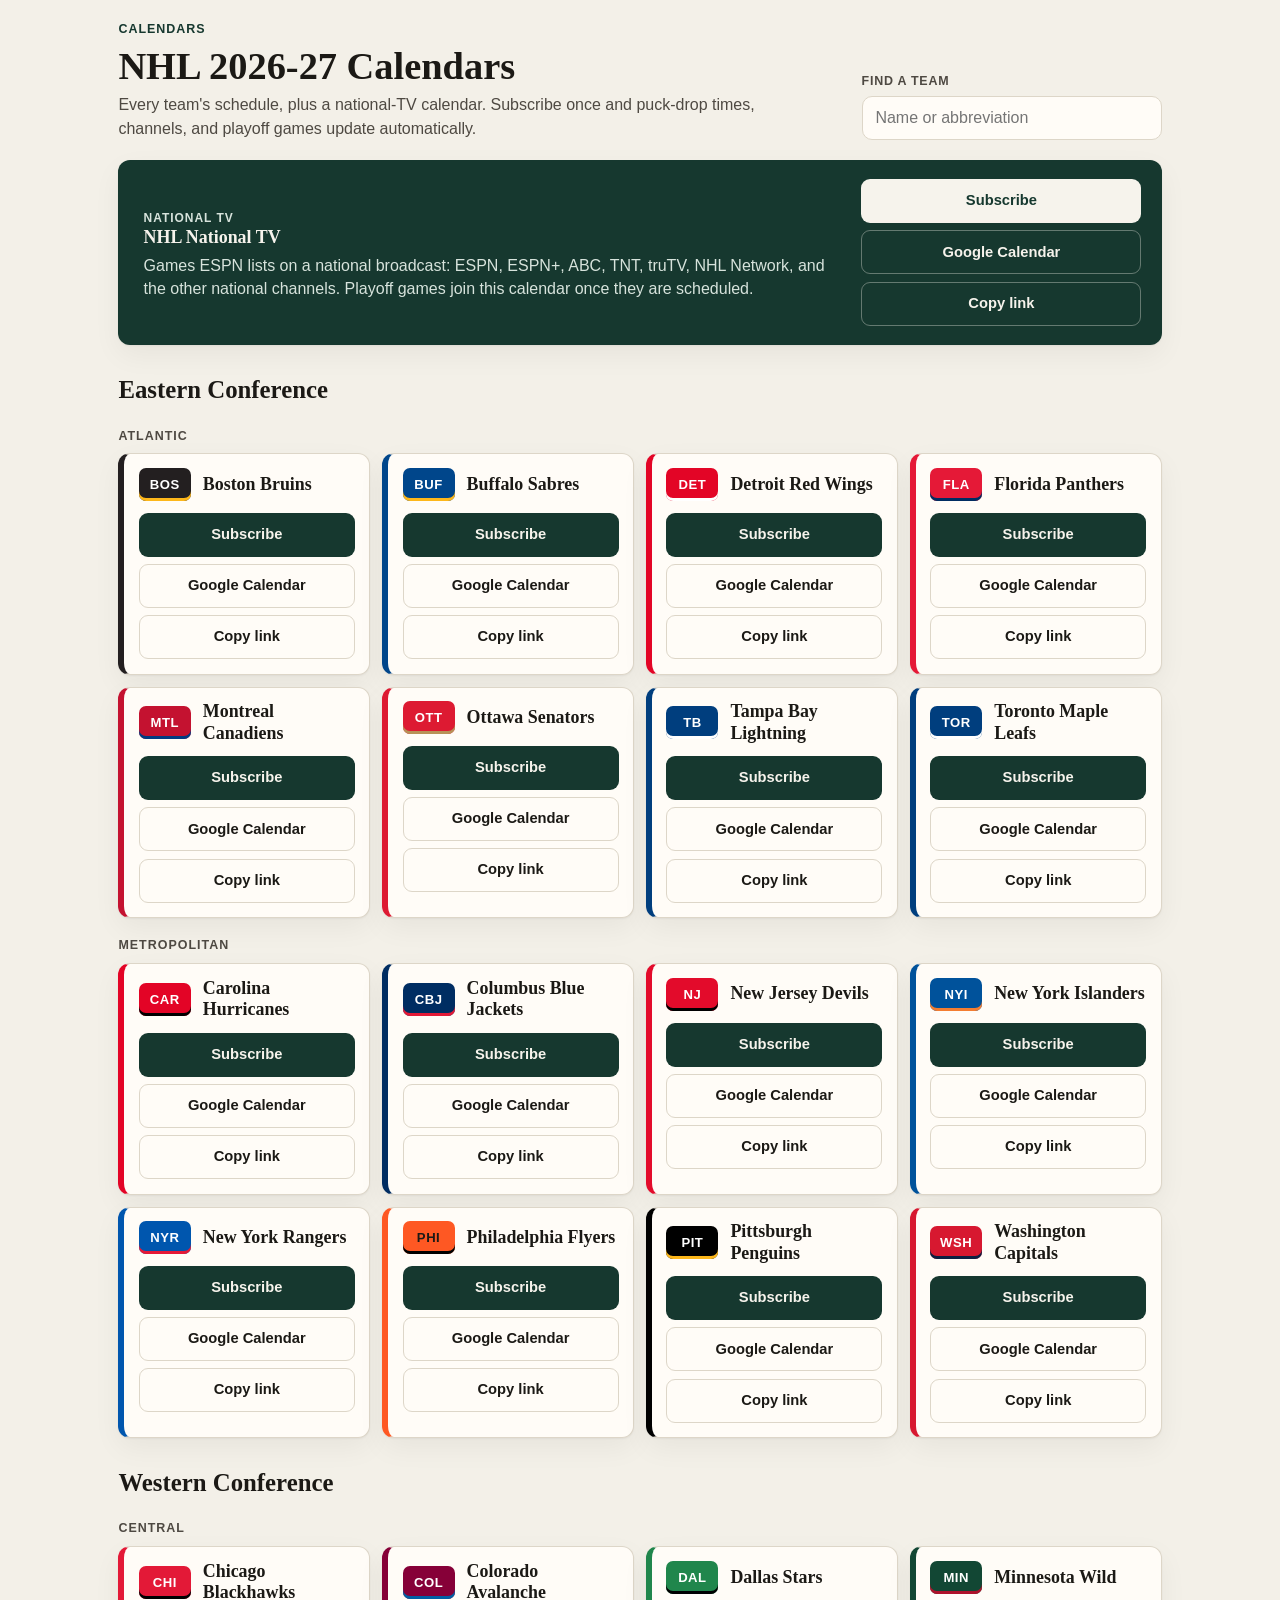
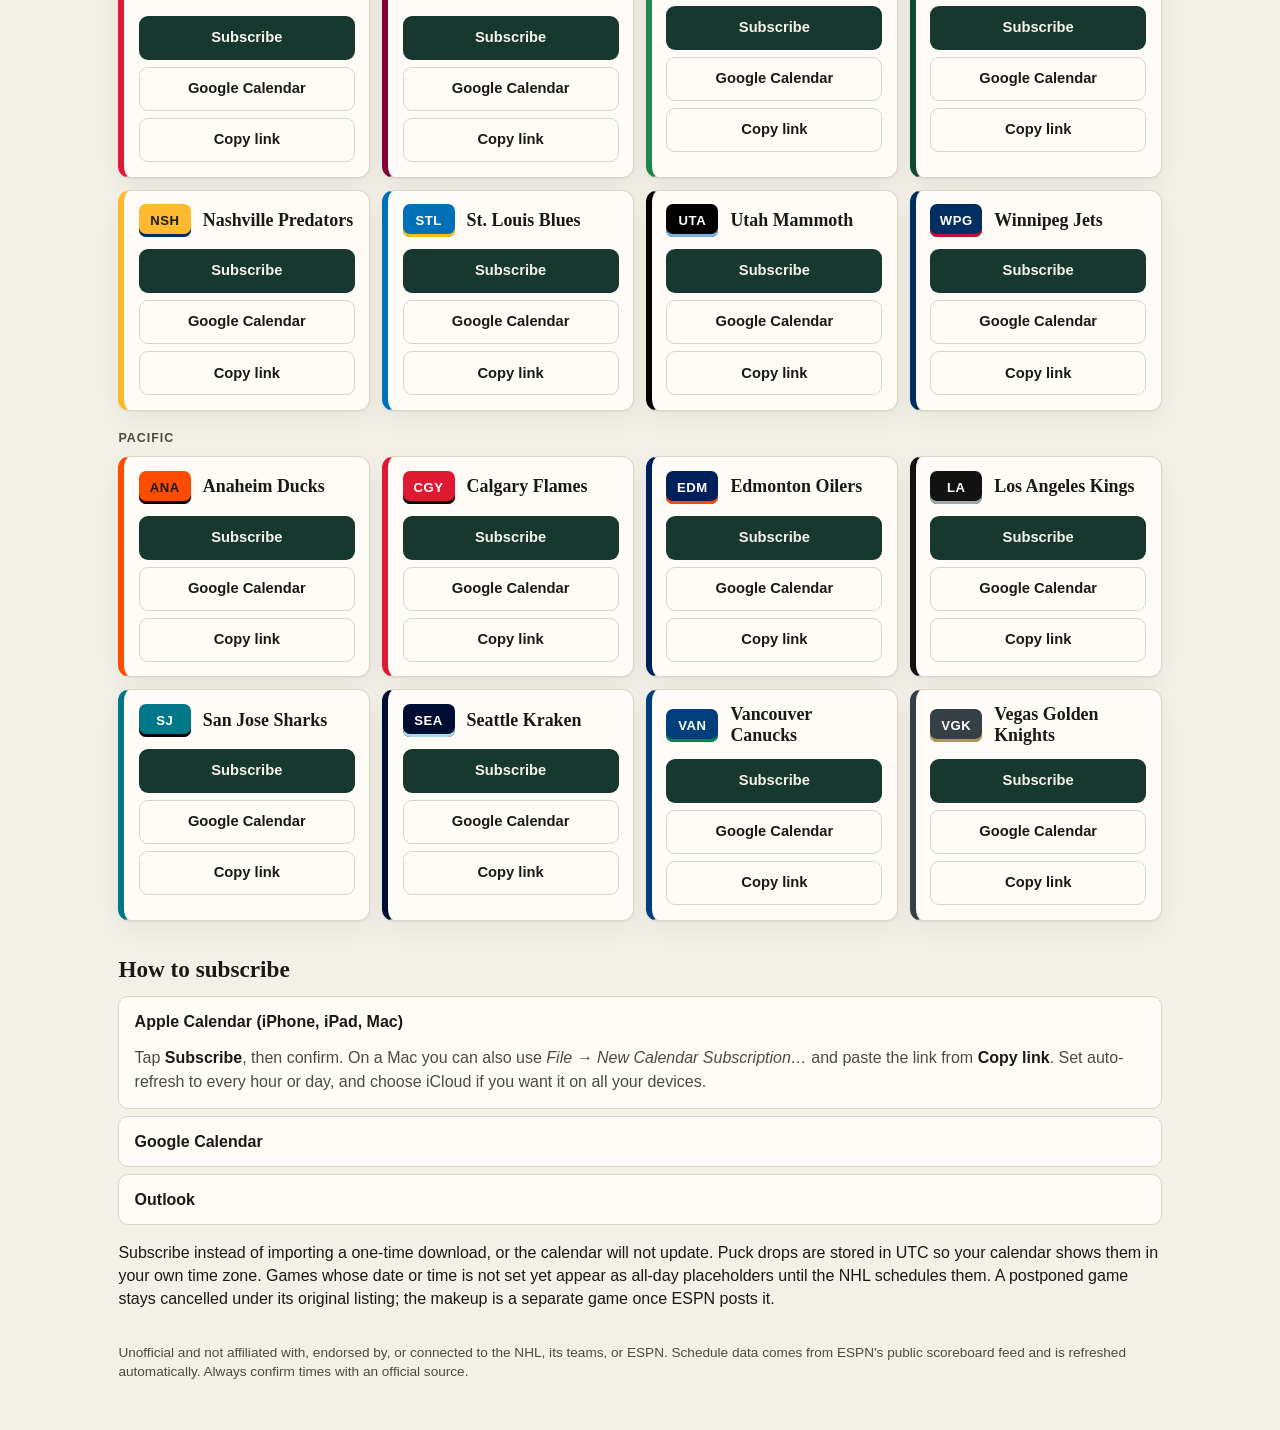
<file: docs/hockey/index.html>
<!doctype html>
<html lang="en">
<head>
<meta charset="utf-8">
<meta name="viewport" content="width=device-width, initial-scale=1">
<title>NHL 2026-27 Calendars – subscribe to any team</title>
<meta name="description" content="Free, auto-updating NHL 2026-27 schedule calendars for all 32 teams plus nationally televised games. Works with Apple, Google and Outlook Calendar.">
<link rel="stylesheet" href="../assets/style.css">
</head>
<body>
<a class="skip" href="#calendars">Skip to calendars</a>
<div class="wrap">
<header class="top">
  <div>
    <p class="kicker"><a href="../">Calendars</a></p>
    <h1>NHL 2026-27 Calendars</h1>
    <p class="lead">Every team's schedule, plus a national-TV calendar. Subscribe once and puck-drop times, channels, and playoff games update automatically.</p>
  </div>
  <div class="find" role="search">
    <label for="team-search">Find a team</label>
    <input id="team-search" type="search" data-search placeholder="Name or abbreviation" autocomplete="off" enterkeyhint="search">
  </div>
</header>
<main id="calendars">
<article class="card feature"><div class="feature-copy"><p class="eyebrow">National TV</p><h2>NHL National TV</h2><p>Games ESPN lists on a national broadcast: ESPN, ESPN+, ABC, TNT, truTV, NHL Network, and the other national channels. Playoff games join this calendar once they are scheduled.</p></div><div class="actions"><a class="btn primary" href="webcal://jaxzn.github.io/calendars/hockey/national.ics">Subscribe</a><a class="btn" href="https://calendar.google.com/calendar/r?cid=webcal%3A%2F%2Fjaxzn.github.io%2Fcalendars%2Fhockey%2Fnational.ics" target="_blank" rel="noopener">Google Calendar</a><button type="button" class="btn" data-copy="https://jaxzn.github.io/calendars/hockey/national.ics" data-label="Copy link" aria-label="Copy NHL National TV calendar link">Copy link</button></div></article>
<p class="empty" data-empty hidden>No teams match that search.</p>
<section class="conference" data-conference><h2 class="conf">Eastern Conference</h2><section class="division" data-division><h3>Atlantic</h3><div class="grid">
<article class="card" data-team="boston bruins bos" style="--team:#231f20;--alt:#fdb71a;--swatch:#231f20;--on:#ffffff"><div class="card-main"><p class="abbr" aria-hidden="true">BOS</p><h3>Boston Bruins</h3></div><div class="actions"><a class="btn primary" href="webcal://jaxzn.github.io/calendars/hockey/bos.ics">Subscribe</a><a class="btn" href="https://calendar.google.com/calendar/r?cid=webcal%3A%2F%2Fjaxzn.github.io%2Fcalendars%2Fhockey%2Fbos.ics" target="_blank" rel="noopener">Google Calendar</a><button type="button" class="btn" data-copy="https://jaxzn.github.io/calendars/hockey/bos.ics" data-label="Copy link" aria-label="Copy Boston Bruins calendar link">Copy link</button></div></article>
<article class="card" data-team="buffalo sabres buf" style="--team:#00468b;--alt:#fdb71a;--swatch:#00468b;--on:#ffffff"><div class="card-main"><p class="abbr" aria-hidden="true">BUF</p><h3>Buffalo Sabres</h3></div><div class="actions"><a class="btn primary" href="webcal://jaxzn.github.io/calendars/hockey/buf.ics">Subscribe</a><a class="btn" href="https://calendar.google.com/calendar/r?cid=webcal%3A%2F%2Fjaxzn.github.io%2Fcalendars%2Fhockey%2Fbuf.ics" target="_blank" rel="noopener">Google Calendar</a><button type="button" class="btn" data-copy="https://jaxzn.github.io/calendars/hockey/buf.ics" data-label="Copy link" aria-label="Copy Buffalo Sabres calendar link">Copy link</button></div></article>
<article class="card" data-team="detroit red wings det" style="--team:#e30526;--alt:#ffffff;--swatch:#e30526;--on:#ffffff"><div class="card-main"><p class="abbr" aria-hidden="true">DET</p><h3>Detroit Red Wings</h3></div><div class="actions"><a class="btn primary" href="webcal://jaxzn.github.io/calendars/hockey/det.ics">Subscribe</a><a class="btn" href="https://calendar.google.com/calendar/r?cid=webcal%3A%2F%2Fjaxzn.github.io%2Fcalendars%2Fhockey%2Fdet.ics" target="_blank" rel="noopener">Google Calendar</a><button type="button" class="btn" data-copy="https://jaxzn.github.io/calendars/hockey/det.ics" data-label="Copy link" aria-label="Copy Detroit Red Wings calendar link">Copy link</button></div></article>
<article class="card" data-team="florida panthers fla" style="--team:#e51937;--alt:#002d62;--swatch:#e51937;--on:#ffffff"><div class="card-main"><p class="abbr" aria-hidden="true">FLA</p><h3>Florida Panthers</h3></div><div class="actions"><a class="btn primary" href="webcal://jaxzn.github.io/calendars/hockey/fla.ics">Subscribe</a><a class="btn" href="https://calendar.google.com/calendar/r?cid=webcal%3A%2F%2Fjaxzn.github.io%2Fcalendars%2Fhockey%2Ffla.ics" target="_blank" rel="noopener">Google Calendar</a><button type="button" class="btn" data-copy="https://jaxzn.github.io/calendars/hockey/fla.ics" data-label="Copy link" aria-label="Copy Florida Panthers calendar link">Copy link</button></div></article>
<article class="card" data-team="montreal canadiens mtl" style="--team:#c41230;--alt:#013a81;--swatch:#c41230;--on:#ffffff"><div class="card-main"><p class="abbr" aria-hidden="true">MTL</p><h3>Montreal Canadiens</h3></div><div class="actions"><a class="btn primary" href="webcal://jaxzn.github.io/calendars/hockey/mtl.ics">Subscribe</a><a class="btn" href="https://calendar.google.com/calendar/r?cid=webcal%3A%2F%2Fjaxzn.github.io%2Fcalendars%2Fhockey%2Fmtl.ics" target="_blank" rel="noopener">Google Calendar</a><button type="button" class="btn" data-copy="https://jaxzn.github.io/calendars/hockey/mtl.ics" data-label="Copy link" aria-label="Copy Montreal Canadiens calendar link">Copy link</button></div></article>
<article class="card" data-team="ottawa senators ott" style="--team:#dd1a32;--alt:#b79257;--swatch:#dd1a32;--on:#ffffff"><div class="card-main"><p class="abbr" aria-hidden="true">OTT</p><h3>Ottawa Senators</h3></div><div class="actions"><a class="btn primary" href="webcal://jaxzn.github.io/calendars/hockey/ott.ics">Subscribe</a><a class="btn" href="https://calendar.google.com/calendar/r?cid=webcal%3A%2F%2Fjaxzn.github.io%2Fcalendars%2Fhockey%2Fott.ics" target="_blank" rel="noopener">Google Calendar</a><button type="button" class="btn" data-copy="https://jaxzn.github.io/calendars/hockey/ott.ics" data-label="Copy link" aria-label="Copy Ottawa Senators calendar link">Copy link</button></div></article>
<article class="card" data-team="tampa bay lightning tb" style="--team:#003e7e;--alt:#ffffff;--swatch:#003e7e;--on:#ffffff"><div class="card-main"><p class="abbr" aria-hidden="true">TB</p><h3>Tampa Bay Lightning</h3></div><div class="actions"><a class="btn primary" href="webcal://jaxzn.github.io/calendars/hockey/tb.ics">Subscribe</a><a class="btn" href="https://calendar.google.com/calendar/r?cid=webcal%3A%2F%2Fjaxzn.github.io%2Fcalendars%2Fhockey%2Ftb.ics" target="_blank" rel="noopener">Google Calendar</a><button type="button" class="btn" data-copy="https://jaxzn.github.io/calendars/hockey/tb.ics" data-label="Copy link" aria-label="Copy Tampa Bay Lightning calendar link">Copy link</button></div></article>
<article class="card" data-team="toronto maple leafs tor" style="--team:#003e7e;--alt:#ffffff;--swatch:#003e7e;--on:#ffffff"><div class="card-main"><p class="abbr" aria-hidden="true">TOR</p><h3>Toronto Maple Leafs</h3></div><div class="actions"><a class="btn primary" href="webcal://jaxzn.github.io/calendars/hockey/tor.ics">Subscribe</a><a class="btn" href="https://calendar.google.com/calendar/r?cid=webcal%3A%2F%2Fjaxzn.github.io%2Fcalendars%2Fhockey%2Ftor.ics" target="_blank" rel="noopener">Google Calendar</a><button type="button" class="btn" data-copy="https://jaxzn.github.io/calendars/hockey/tor.ics" data-label="Copy link" aria-label="Copy Toronto Maple Leafs calendar link">Copy link</button></div></article>
</div></section><section class="division" data-division><h3>Metropolitan</h3><div class="grid">
<article class="card" data-team="carolina hurricanes car" style="--team:#e30426;--alt:#000000;--swatch:#e30426;--on:#ffffff"><div class="card-main"><p class="abbr" aria-hidden="true">CAR</p><h3>Carolina Hurricanes</h3></div><div class="actions"><a class="btn primary" href="webcal://jaxzn.github.io/calendars/hockey/car.ics">Subscribe</a><a class="btn" href="https://calendar.google.com/calendar/r?cid=webcal%3A%2F%2Fjaxzn.github.io%2Fcalendars%2Fhockey%2Fcar.ics" target="_blank" rel="noopener">Google Calendar</a><button type="button" class="btn" data-copy="https://jaxzn.github.io/calendars/hockey/car.ics" data-label="Copy link" aria-label="Copy Carolina Hurricanes calendar link">Copy link</button></div></article>
<article class="card" data-team="columbus blue jackets cbj" style="--team:#002d62;--alt:#e31937;--swatch:#002d62;--on:#ffffff"><div class="card-main"><p class="abbr" aria-hidden="true">CBJ</p><h3>Columbus Blue Jackets</h3></div><div class="actions"><a class="btn primary" href="webcal://jaxzn.github.io/calendars/hockey/cbj.ics">Subscribe</a><a class="btn" href="https://calendar.google.com/calendar/r?cid=webcal%3A%2F%2Fjaxzn.github.io%2Fcalendars%2Fhockey%2Fcbj.ics" target="_blank" rel="noopener">Google Calendar</a><button type="button" class="btn" data-copy="https://jaxzn.github.io/calendars/hockey/cbj.ics" data-label="Copy link" aria-label="Copy Columbus Blue Jackets calendar link">Copy link</button></div></article>
<article class="card" data-team="new jersey devils nj" style="--team:#e30b2b;--alt:#000000;--swatch:#e30b2b;--on:#ffffff"><div class="card-main"><p class="abbr" aria-hidden="true">NJ</p><h3>New Jersey Devils</h3></div><div class="actions"><a class="btn primary" href="webcal://jaxzn.github.io/calendars/hockey/nj.ics">Subscribe</a><a class="btn" href="https://calendar.google.com/calendar/r?cid=webcal%3A%2F%2Fjaxzn.github.io%2Fcalendars%2Fhockey%2Fnj.ics" target="_blank" rel="noopener">Google Calendar</a><button type="button" class="btn" data-copy="https://jaxzn.github.io/calendars/hockey/nj.ics" data-label="Copy link" aria-label="Copy New Jersey Devils calendar link">Copy link</button></div></article>
<article class="card" data-team="new york islanders nyi" style="--team:#00529b;--alt:#f47d31;--swatch:#00529b;--on:#ffffff"><div class="card-main"><p class="abbr" aria-hidden="true">NYI</p><h3>New York Islanders</h3></div><div class="actions"><a class="btn primary" href="webcal://jaxzn.github.io/calendars/hockey/nyi.ics">Subscribe</a><a class="btn" href="https://calendar.google.com/calendar/r?cid=webcal%3A%2F%2Fjaxzn.github.io%2Fcalendars%2Fhockey%2Fnyi.ics" target="_blank" rel="noopener">Google Calendar</a><button type="button" class="btn" data-copy="https://jaxzn.github.io/calendars/hockey/nyi.ics" data-label="Copy link" aria-label="Copy New York Islanders calendar link">Copy link</button></div></article>
<article class="card" data-team="new york rangers nyr" style="--team:#0056ae;--alt:#e51937;--swatch:#0056ae;--on:#ffffff"><div class="card-main"><p class="abbr" aria-hidden="true">NYR</p><h3>New York Rangers</h3></div><div class="actions"><a class="btn primary" href="webcal://jaxzn.github.io/calendars/hockey/nyr.ics">Subscribe</a><a class="btn" href="https://calendar.google.com/calendar/r?cid=webcal%3A%2F%2Fjaxzn.github.io%2Fcalendars%2Fhockey%2Fnyr.ics" target="_blank" rel="noopener">Google Calendar</a><button type="button" class="btn" data-copy="https://jaxzn.github.io/calendars/hockey/nyr.ics" data-label="Copy link" aria-label="Copy New York Rangers calendar link">Copy link</button></div></article>
<article class="card" data-team="philadelphia flyers phi" style="--team:#fe5823;--alt:#000000;--swatch:#fe5823;--on:#1c1915"><div class="card-main"><p class="abbr" aria-hidden="true">PHI</p><h3>Philadelphia Flyers</h3></div><div class="actions"><a class="btn primary" href="webcal://jaxzn.github.io/calendars/hockey/phi.ics">Subscribe</a><a class="btn" href="https://calendar.google.com/calendar/r?cid=webcal%3A%2F%2Fjaxzn.github.io%2Fcalendars%2Fhockey%2Fphi.ics" target="_blank" rel="noopener">Google Calendar</a><button type="button" class="btn" data-copy="https://jaxzn.github.io/calendars/hockey/phi.ics" data-label="Copy link" aria-label="Copy Philadelphia Flyers calendar link">Copy link</button></div></article>
<article class="card" data-team="pittsburgh penguins pit" style="--team:#000000;--alt:#fdb71a;--swatch:#000000;--on:#ffffff"><div class="card-main"><p class="abbr" aria-hidden="true">PIT</p><h3>Pittsburgh Penguins</h3></div><div class="actions"><a class="btn primary" href="webcal://jaxzn.github.io/calendars/hockey/pit.ics">Subscribe</a><a class="btn" href="https://calendar.google.com/calendar/r?cid=webcal%3A%2F%2Fjaxzn.github.io%2Fcalendars%2Fhockey%2Fpit.ics" target="_blank" rel="noopener">Google Calendar</a><button type="button" class="btn" data-copy="https://jaxzn.github.io/calendars/hockey/pit.ics" data-label="Copy link" aria-label="Copy Pittsburgh Penguins calendar link">Copy link</button></div></article>
<article class="card" data-team="washington capitals wsh" style="--team:#d71830;--alt:#0b1f41;--swatch:#d71830;--on:#ffffff"><div class="card-main"><p class="abbr" aria-hidden="true">WSH</p><h3>Washington Capitals</h3></div><div class="actions"><a class="btn primary" href="webcal://jaxzn.github.io/calendars/hockey/wsh.ics">Subscribe</a><a class="btn" href="https://calendar.google.com/calendar/r?cid=webcal%3A%2F%2Fjaxzn.github.io%2Fcalendars%2Fhockey%2Fwsh.ics" target="_blank" rel="noopener">Google Calendar</a><button type="button" class="btn" data-copy="https://jaxzn.github.io/calendars/hockey/wsh.ics" data-label="Copy link" aria-label="Copy Washington Capitals calendar link">Copy link</button></div></article>
</div></section></section><section class="conference" data-conference><h2 class="conf">Western Conference</h2><section class="division" data-division><h3>Central</h3><div class="grid">
<article class="card" data-team="chicago blackhawks chi" style="--team:#e31937;--alt:#000000;--swatch:#e31937;--on:#ffffff"><div class="card-main"><p class="abbr" aria-hidden="true">CHI</p><h3>Chicago Blackhawks</h3></div><div class="actions"><a class="btn primary" href="webcal://jaxzn.github.io/calendars/hockey/chi.ics">Subscribe</a><a class="btn" href="https://calendar.google.com/calendar/r?cid=webcal%3A%2F%2Fjaxzn.github.io%2Fcalendars%2Fhockey%2Fchi.ics" target="_blank" rel="noopener">Google Calendar</a><button type="button" class="btn" data-copy="https://jaxzn.github.io/calendars/hockey/chi.ics" data-label="Copy link" aria-label="Copy Chicago Blackhawks calendar link">Copy link</button></div></article>
<article class="card" data-team="colorado avalanche col" style="--team:#860038;--alt:#005ea3;--swatch:#860038;--on:#ffffff"><div class="card-main"><p class="abbr" aria-hidden="true">COL</p><h3>Colorado Avalanche</h3></div><div class="actions"><a class="btn primary" href="webcal://jaxzn.github.io/calendars/hockey/col.ics">Subscribe</a><a class="btn" href="https://calendar.google.com/calendar/r?cid=webcal%3A%2F%2Fjaxzn.github.io%2Fcalendars%2Fhockey%2Fcol.ics" target="_blank" rel="noopener">Google Calendar</a><button type="button" class="btn" data-copy="https://jaxzn.github.io/calendars/hockey/col.ics" data-label="Copy link" aria-label="Copy Colorado Avalanche calendar link">Copy link</button></div></article>
<article class="card" data-team="dallas stars dal" style="--team:#20864c;--alt:#000000;--swatch:#20864c;--on:#ffffff"><div class="card-main"><p class="abbr" aria-hidden="true">DAL</p><h3>Dallas Stars</h3></div><div class="actions"><a class="btn primary" href="webcal://jaxzn.github.io/calendars/hockey/dal.ics">Subscribe</a><a class="btn" href="https://calendar.google.com/calendar/r?cid=webcal%3A%2F%2Fjaxzn.github.io%2Fcalendars%2Fhockey%2Fdal.ics" target="_blank" rel="noopener">Google Calendar</a><button type="button" class="btn" data-copy="https://jaxzn.github.io/calendars/hockey/dal.ics" data-label="Copy link" aria-label="Copy Dallas Stars calendar link">Copy link</button></div></article>
<article class="card" data-team="minnesota wild min" style="--team:#124734;--alt:#ae122a;--swatch:#124734;--on:#ffffff"><div class="card-main"><p class="abbr" aria-hidden="true">MIN</p><h3>Minnesota Wild</h3></div><div class="actions"><a class="btn primary" href="webcal://jaxzn.github.io/calendars/hockey/min.ics">Subscribe</a><a class="btn" href="https://calendar.google.com/calendar/r?cid=webcal%3A%2F%2Fjaxzn.github.io%2Fcalendars%2Fhockey%2Fmin.ics" target="_blank" rel="noopener">Google Calendar</a><button type="button" class="btn" data-copy="https://jaxzn.github.io/calendars/hockey/min.ics" data-label="Copy link" aria-label="Copy Minnesota Wild calendar link">Copy link</button></div></article>
<article class="card" data-team="nashville predators nsh" style="--team:#fdba31;--alt:#002d62;--swatch:#fdba31;--on:#1c1915"><div class="card-main"><p class="abbr" aria-hidden="true">NSH</p><h3>Nashville Predators</h3></div><div class="actions"><a class="btn primary" href="webcal://jaxzn.github.io/calendars/hockey/nsh.ics">Subscribe</a><a class="btn" href="https://calendar.google.com/calendar/r?cid=webcal%3A%2F%2Fjaxzn.github.io%2Fcalendars%2Fhockey%2Fnsh.ics" target="_blank" rel="noopener">Google Calendar</a><button type="button" class="btn" data-copy="https://jaxzn.github.io/calendars/hockey/nsh.ics" data-label="Copy link" aria-label="Copy Nashville Predators calendar link">Copy link</button></div></article>
<article class="card" data-team="st. louis blues stl" style="--team:#0070b9;--alt:#fdb71a;--swatch:#0070b9;--on:#ffffff"><div class="card-main"><p class="abbr" aria-hidden="true">STL</p><h3>St. Louis Blues</h3></div><div class="actions"><a class="btn primary" href="webcal://jaxzn.github.io/calendars/hockey/stl.ics">Subscribe</a><a class="btn" href="https://calendar.google.com/calendar/r?cid=webcal%3A%2F%2Fjaxzn.github.io%2Fcalendars%2Fhockey%2Fstl.ics" target="_blank" rel="noopener">Google Calendar</a><button type="button" class="btn" data-copy="https://jaxzn.github.io/calendars/hockey/stl.ics" data-label="Copy link" aria-label="Copy St. Louis Blues calendar link">Copy link</button></div></article>
<article class="card" data-team="utah mammoth uta" style="--team:#000000;--alt:#7ab2e1;--swatch:#000000;--on:#ffffff"><div class="card-main"><p class="abbr" aria-hidden="true">UTA</p><h3>Utah Mammoth</h3></div><div class="actions"><a class="btn primary" href="webcal://jaxzn.github.io/calendars/hockey/uta.ics">Subscribe</a><a class="btn" href="https://calendar.google.com/calendar/r?cid=webcal%3A%2F%2Fjaxzn.github.io%2Fcalendars%2Fhockey%2Futa.ics" target="_blank" rel="noopener">Google Calendar</a><button type="button" class="btn" data-copy="https://jaxzn.github.io/calendars/hockey/uta.ics" data-label="Copy link" aria-label="Copy Utah Mammoth calendar link">Copy link</button></div></article>
<article class="card" data-team="winnipeg jets wpg" style="--team:#002d62;--alt:#c41230;--swatch:#002d62;--on:#ffffff"><div class="card-main"><p class="abbr" aria-hidden="true">WPG</p><h3>Winnipeg Jets</h3></div><div class="actions"><a class="btn primary" href="webcal://jaxzn.github.io/calendars/hockey/wpg.ics">Subscribe</a><a class="btn" href="https://calendar.google.com/calendar/r?cid=webcal%3A%2F%2Fjaxzn.github.io%2Fcalendars%2Fhockey%2Fwpg.ics" target="_blank" rel="noopener">Google Calendar</a><button type="button" class="btn" data-copy="https://jaxzn.github.io/calendars/hockey/wpg.ics" data-label="Copy link" aria-label="Copy Winnipeg Jets calendar link">Copy link</button></div></article>
</div></section><section class="division" data-division><h3>Pacific</h3><div class="grid">
<article class="card" data-team="anaheim ducks ana" style="--team:#fc4c02;--alt:#000000;--swatch:#fc4c02;--on:#1c1915"><div class="card-main"><p class="abbr" aria-hidden="true">ANA</p><h3>Anaheim Ducks</h3></div><div class="actions"><a class="btn primary" href="webcal://jaxzn.github.io/calendars/hockey/ana.ics">Subscribe</a><a class="btn" href="https://calendar.google.com/calendar/r?cid=webcal%3A%2F%2Fjaxzn.github.io%2Fcalendars%2Fhockey%2Fana.ics" target="_blank" rel="noopener">Google Calendar</a><button type="button" class="btn" data-copy="https://jaxzn.github.io/calendars/hockey/ana.ics" data-label="Copy link" aria-label="Copy Anaheim Ducks calendar link">Copy link</button></div></article>
<article class="card" data-team="calgary flames cgy" style="--team:#dd1a32;--alt:#000000;--swatch:#dd1a32;--on:#ffffff"><div class="card-main"><p class="abbr" aria-hidden="true">CGY</p><h3>Calgary Flames</h3></div><div class="actions"><a class="btn primary" href="webcal://jaxzn.github.io/calendars/hockey/cgy.ics">Subscribe</a><a class="btn" href="https://calendar.google.com/calendar/r?cid=webcal%3A%2F%2Fjaxzn.github.io%2Fcalendars%2Fhockey%2Fcgy.ics" target="_blank" rel="noopener">Google Calendar</a><button type="button" class="btn" data-copy="https://jaxzn.github.io/calendars/hockey/cgy.ics" data-label="Copy link" aria-label="Copy Calgary Flames calendar link">Copy link</button></div></article>
<article class="card" data-team="edmonton oilers edm" style="--team:#00205b;--alt:#ff4c00;--swatch:#00205b;--on:#ffffff"><div class="card-main"><p class="abbr" aria-hidden="true">EDM</p><h3>Edmonton Oilers</h3></div><div class="actions"><a class="btn primary" href="webcal://jaxzn.github.io/calendars/hockey/edm.ics">Subscribe</a><a class="btn" href="https://calendar.google.com/calendar/r?cid=webcal%3A%2F%2Fjaxzn.github.io%2Fcalendars%2Fhockey%2Fedm.ics" target="_blank" rel="noopener">Google Calendar</a><button type="button" class="btn" data-copy="https://jaxzn.github.io/calendars/hockey/edm.ics" data-label="Copy link" aria-label="Copy Edmonton Oilers calendar link">Copy link</button></div></article>
<article class="card" data-team="los angeles kings la" style="--team:#121212;--alt:#a2aaad;--swatch:#121212;--on:#ffffff"><div class="card-main"><p class="abbr" aria-hidden="true">LA</p><h3>Los Angeles Kings</h3></div><div class="actions"><a class="btn primary" href="webcal://jaxzn.github.io/calendars/hockey/la.ics">Subscribe</a><a class="btn" href="https://calendar.google.com/calendar/r?cid=webcal%3A%2F%2Fjaxzn.github.io%2Fcalendars%2Fhockey%2Fla.ics" target="_blank" rel="noopener">Google Calendar</a><button type="button" class="btn" data-copy="https://jaxzn.github.io/calendars/hockey/la.ics" data-label="Copy link" aria-label="Copy Los Angeles Kings calendar link">Copy link</button></div></article>
<article class="card" data-team="san jose sharks sj" style="--team:#00788a;--alt:#070707;--swatch:#00788a;--on:#ffffff"><div class="card-main"><p class="abbr" aria-hidden="true">SJ</p><h3>San Jose Sharks</h3></div><div class="actions"><a class="btn primary" href="webcal://jaxzn.github.io/calendars/hockey/sj.ics">Subscribe</a><a class="btn" href="https://calendar.google.com/calendar/r?cid=webcal%3A%2F%2Fjaxzn.github.io%2Fcalendars%2Fhockey%2Fsj.ics" target="_blank" rel="noopener">Google Calendar</a><button type="button" class="btn" data-copy="https://jaxzn.github.io/calendars/hockey/sj.ics" data-label="Copy link" aria-label="Copy San Jose Sharks calendar link">Copy link</button></div></article>
<article class="card" data-team="seattle kraken sea" style="--team:#000d33;--alt:#a3dce4;--swatch:#000d33;--on:#ffffff"><div class="card-main"><p class="abbr" aria-hidden="true">SEA</p><h3>Seattle Kraken</h3></div><div class="actions"><a class="btn primary" href="webcal://jaxzn.github.io/calendars/hockey/sea.ics">Subscribe</a><a class="btn" href="https://calendar.google.com/calendar/r?cid=webcal%3A%2F%2Fjaxzn.github.io%2Fcalendars%2Fhockey%2Fsea.ics" target="_blank" rel="noopener">Google Calendar</a><button type="button" class="btn" data-copy="https://jaxzn.github.io/calendars/hockey/sea.ics" data-label="Copy link" aria-label="Copy Seattle Kraken calendar link">Copy link</button></div></article>
<article class="card" data-team="vancouver canucks van" style="--team:#003e7e;--alt:#008752;--swatch:#003e7e;--on:#ffffff"><div class="card-main"><p class="abbr" aria-hidden="true">VAN</p><h3>Vancouver Canucks</h3></div><div class="actions"><a class="btn primary" href="webcal://jaxzn.github.io/calendars/hockey/van.ics">Subscribe</a><a class="btn" href="https://calendar.google.com/calendar/r?cid=webcal%3A%2F%2Fjaxzn.github.io%2Fcalendars%2Fhockey%2Fvan.ics" target="_blank" rel="noopener">Google Calendar</a><button type="button" class="btn" data-copy="https://jaxzn.github.io/calendars/hockey/van.ics" data-label="Copy link" aria-label="Copy Vancouver Canucks calendar link">Copy link</button></div></article>
<article class="card" data-team="vegas golden knights vgk" style="--team:#344043;--alt:#b4975a;--swatch:#344043;--on:#ffffff"><div class="card-main"><p class="abbr" aria-hidden="true">VGK</p><h3>Vegas Golden Knights</h3></div><div class="actions"><a class="btn primary" href="webcal://jaxzn.github.io/calendars/hockey/vgk.ics">Subscribe</a><a class="btn" href="https://calendar.google.com/calendar/r?cid=webcal%3A%2F%2Fjaxzn.github.io%2Fcalendars%2Fhockey%2Fvgk.ics" target="_blank" rel="noopener">Google Calendar</a><button type="button" class="btn" data-copy="https://jaxzn.github.io/calendars/hockey/vgk.ics" data-label="Copy link" aria-label="Copy Vegas Golden Knights calendar link">Copy link</button></div></article>
</div></section></section>
</main>
<section class="howto">
<h2>How to subscribe</h2>
<details open><summary>Apple Calendar (iPhone, iPad, Mac)</summary>
<p>Tap <b>Subscribe</b>, then confirm. On a Mac you can also use <i>File → New Calendar Subscription…</i> and paste the link from <b>Copy link</b>. Set auto-refresh to every hour or day, and choose iCloud if you want it on all your devices.</p></details>
<details><summary>Google Calendar</summary>
<p>Click <b>Google Calendar</b> (on a computer), or in Google Calendar on the web go to <i>Other calendars → + → From URL</i> and paste the link from <b>Copy link</b>. It then shows up on your phone too. Google refreshes subscribed calendars on its own schedule, often every 8–24 hours.</p></details>
<details><summary>Outlook</summary>
<p>Outlook.com / Microsoft 365: <i>Calendar → Add calendar → Subscribe from web</i>, paste the link from <b>Copy link</b>. Classic Outlook for Windows: <i>Add Calendar → From Internet</i>.</p></details>
<p>Subscribe instead of importing a one-time download, or the calendar will not update. Puck drops are stored in UTC so your calendar shows them in your own time zone. Games whose date or time is not set yet appear as all-day placeholders until the NHL schedules them. A postponed game stays cancelled under its original listing; the makeup is a separate game once ESPN posts it.</p>
</section>
<footer>
<p>Unofficial and not affiliated with, endorsed by, or connected to the NHL, its teams, or ESPN. Schedule data comes from ESPN's public scoreboard feed and is refreshed automatically. Always confirm times with an official source.</p>
</footer>
</div>
<script src="../assets/subscribe.js" defer></script>
</body>
</html>
</file>
<file: docs/assets/style.css>
/* Shared subscribe pages. No images; team color is an accent only. */

:root {
  color-scheme: light;
  --bg: #f3f0e8;
  --paper: #fffcf7;
  --ink: #1b1915;
  --muted: #4e4942;
  --line: #ddd6c8;
  --brand: #16382f;
  --brand-ink: #f6f3ec;
  --feature-muted: #d7e3dc;
  --chip: #ebe4d8;
  --focus: #0c5c48;
  --shadow: 0 1px 2px rgba(27, 25, 21, 0.05), 0 10px 28px rgba(27, 25, 21, 0.05);
  --sans: "Avenir Next", "Segoe UI", sans-serif;
  --serif: "Iowan Old Style", "Palatino Linotype", Palatino, Georgia, serif;
  --team: var(--brand);
  --alt: var(--brand);
  --swatch: var(--chip);
  --on: var(--ink);
}

@media (prefers-color-scheme: dark) {
  :root {
    color-scheme: dark;
    --bg: #121412;
    --paper: #1c211e;
    --ink: #f4f1ea;
    --muted: #c8c2b6;
    --line: #343b36;
    --brand: #d7e6d8;
    --brand-ink: #12211b;
    --feature-muted: #2c4036;
    --chip: #2a312c;
    --focus: #9ad7b8;
    --shadow: 0 1px 2px rgba(0, 0, 0, 0.35), 0 12px 32px rgba(0, 0, 0, 0.28);
  }
}

* { box-sizing: border-box; }
[hidden] { display: none !important; }

body {
  margin: 0;
  background: var(--bg);
  color: var(--ink);
  font-family: var(--sans);
  font-size: 1rem;
  line-height: 1.45;
}

.skip {
  position: absolute;
  left: 0.75rem;
  top: 0.75rem;
  transform: translateY(-150%);
  background: var(--paper);
  color: var(--ink);
  padding: 0.5rem 0.75rem;
  border-radius: 8px;
  z-index: 3;
}
.skip:focus { transform: none; }

.wrap {
  max-width: 1080px;
  margin: 0 auto;
  padding: 1.25rem 1.15rem 3rem;
}

a { color: inherit; }

.kicker {
  margin: 0 0 0.35rem;
  font-size: 0.78rem;
  font-weight: 700;
  letter-spacing: 0.08em;
  text-transform: uppercase;
  color: var(--muted);
}
.kicker a { color: var(--brand); text-decoration: none; }
.kicker a:hover { text-decoration: underline; }

h1, h2, h3 { font-family: var(--serif); font-weight: 600; letter-spacing: 0; }
h1 { margin: 0 0 0.35rem; font-size: clamp(1.8rem, 3vw, 2.4rem); line-height: 1.15; }
.lead { margin: 0; color: var(--muted); max-width: 42rem; }

.top {
  display: grid;
  grid-template-columns: minmax(0, 1fr) minmax(220px, 300px);
  gap: 1.25rem 1.5rem;
  align-items: end;
  margin-bottom: 1.25rem;
}

.find label {
  display: block;
  margin-bottom: 0.35rem;
  font-size: 0.78rem;
  font-weight: 700;
  letter-spacing: 0.06em;
  text-transform: uppercase;
  color: var(--muted);
}
.find input {
  width: 100%;
  min-height: 44px;
  border: 1px solid var(--line);
  border-radius: 10px;
  background: var(--paper);
  color: var(--ink);
  padding: 0 0.8rem;
  font: 1rem var(--sans);
}

.card {
  background: var(--paper);
  color: var(--ink);
  border: 1px solid var(--line);
  border-left: 6px solid var(--team, var(--brand));
  border-radius: 12px;
  box-shadow: var(--shadow);
  padding: 0.85rem 0.9rem 0.9rem;
  display: flex;
  flex-direction: column;
  gap: 0.75rem;
}
.card-main {
  display: flex;
  align-items: center;
  gap: 0.75rem;
  min-width: 0;
}
.abbr {
  margin: 0;
  flex: 0 0 auto;
  min-width: 3.25rem;
  height: 2.05rem;
  padding: 0 0.4rem;
  display: grid;
  place-items: center;
  border-radius: 7px;
  background: var(--swatch, var(--chip));
  color: var(--on, var(--ink));
  font-weight: 700;
  font-size: 0.82rem;
  letter-spacing: 0.04em;
  box-shadow: inset 0 -3px 0 var(--alt, transparent);
}
.card h3, .card h2 { margin: 0; font-size: 1.12rem; line-height: 1.2; }
.eyebrow {
  margin: 0 0 0.2rem;
  font-family: var(--sans);
  font-size: 0.75rem;
  font-weight: 700;
  letter-spacing: 0.08em;
  text-transform: uppercase;
  color: var(--feature-muted);
}

.card.feature {
  display: grid;
  grid-template-columns: minmax(0, 1.6fr) minmax(220px, 280px);
  align-items: center;
  gap: 1rem 1.25rem;
  background: var(--brand);
  color: var(--brand-ink);
  border-color: transparent;
  padding: 1.15rem 1.2rem;
  margin-bottom: 0.4rem;
}
.card.feature p { margin: 0.35rem 0 0; color: var(--feature-muted); }
.card.feature .actions { align-content: center; }

.actions { display: flex; flex-wrap: wrap; gap: 0.45rem; }
.btn {
  appearance: none;
  border: 1px solid var(--line);
  background: transparent;
  color: var(--ink);
  border-radius: 9px;
  min-height: 44px;
  padding: 0.45rem 0.8rem;
  font: 600 0.92rem/1.2 var(--sans);
  text-decoration: none;
  text-align: center;
  cursor: pointer;
  display: inline-flex;
  align-items: center;
  justify-content: center;
  flex: 1 1 8.5rem;
}
.btn.primary {
  background: var(--brand);
  color: var(--brand-ink);
  border-color: transparent;
  flex-basis: 100%;
}
.card.feature .btn {
  color: var(--brand-ink);
  border-color: color-mix(in srgb, var(--brand-ink) 35%, transparent);
  flex-basis: 100%;
}
.card.feature .btn.primary {
  background: var(--brand-ink);
  color: var(--brand);
  border-color: transparent;
}
.btn:hover { filter: brightness(1.06); }
.card.feature .btn:hover { filter: none; background: color-mix(in srgb, var(--brand-ink) 12%, transparent); }
.card.feature .btn.primary:hover { filter: brightness(1.05); background: var(--brand-ink); }

.grid {
  display: grid;
  grid-template-columns: repeat(auto-fill, minmax(250px, 1fr));
  gap: 0.75rem;
}
.conference > .conf {
  margin: 1.7rem 0 0.15rem;
  font-size: 1.55rem;
}
.division > h2, .division > h3 {
  margin: 1.15rem 0 0.55rem;
  font-family: var(--sans);
  font-size: 0.78rem;
  font-weight: 700;
  letter-spacing: 0.08em;
  text-transform: uppercase;
  color: var(--muted);
}
.empty { color: var(--muted); }

.howto { margin-top: 2rem; }
.howto > h2 { margin-bottom: 0.6rem; font-size: 1.45rem; }
details {
  background: var(--paper);
  border: 1px solid var(--line);
  border-radius: 10px;
  padding: 0.15rem 0.95rem;
  margin: 0.45rem 0;
}
summary {
  cursor: pointer;
  min-height: 44px;
  display: flex;
  align-items: center;
  font-weight: 700;
}
details p { margin: 0.2rem 0 0.8rem; color: var(--muted); }
details p strong, details p b { color: var(--ink); }

footer {
  margin-top: 2rem;
  color: var(--muted);
  font-size: 0.85rem;
}
footer p { margin: 0; }

.sport-grid {
  display: grid;
  grid-template-columns: 1fr 1fr;
  gap: 0.9rem;
  margin-top: 1.4rem;
}
a.sport {
  display: flex;
  flex-direction: column;
  gap: 0.35rem;
  min-height: 230px;
  padding: 1.3rem 1.25rem 1.2rem;
  text-decoration: none;
  color: var(--ink);
  background: var(--paper);
  border: 1px solid var(--line);
  border-top: 7px solid var(--team, var(--brand));
  border-radius: 16px;
  box-shadow: var(--shadow);
}
a.sport:hover { border-color: var(--team, var(--brand)); }
a.sport .eyebrow { color: var(--muted); }
a.sport h2 { margin: 0; font-size: 2rem; }
a.sport p { margin: 0; color: var(--muted); }
a.sport .btn {
  margin-top: auto;
  align-self: flex-start;
  flex: 0 0 auto;
  background: var(--brand);
  color: var(--brand-ink);
  border-color: transparent;
  padding-inline: 1rem;
}

:focus-visible {
  outline: 3px solid var(--focus);
  outline-offset: 2px;
}

@media (max-width: 720px) {
  .top, .card.feature, .sport-grid { grid-template-columns: 1fr; }
  .wrap { padding-inline: 0.9rem; }
  a.sport { min-height: 0; }
}

@media (prefers-reduced-motion: reduce) {
  * { scroll-behavior: auto; }
}
</file>
